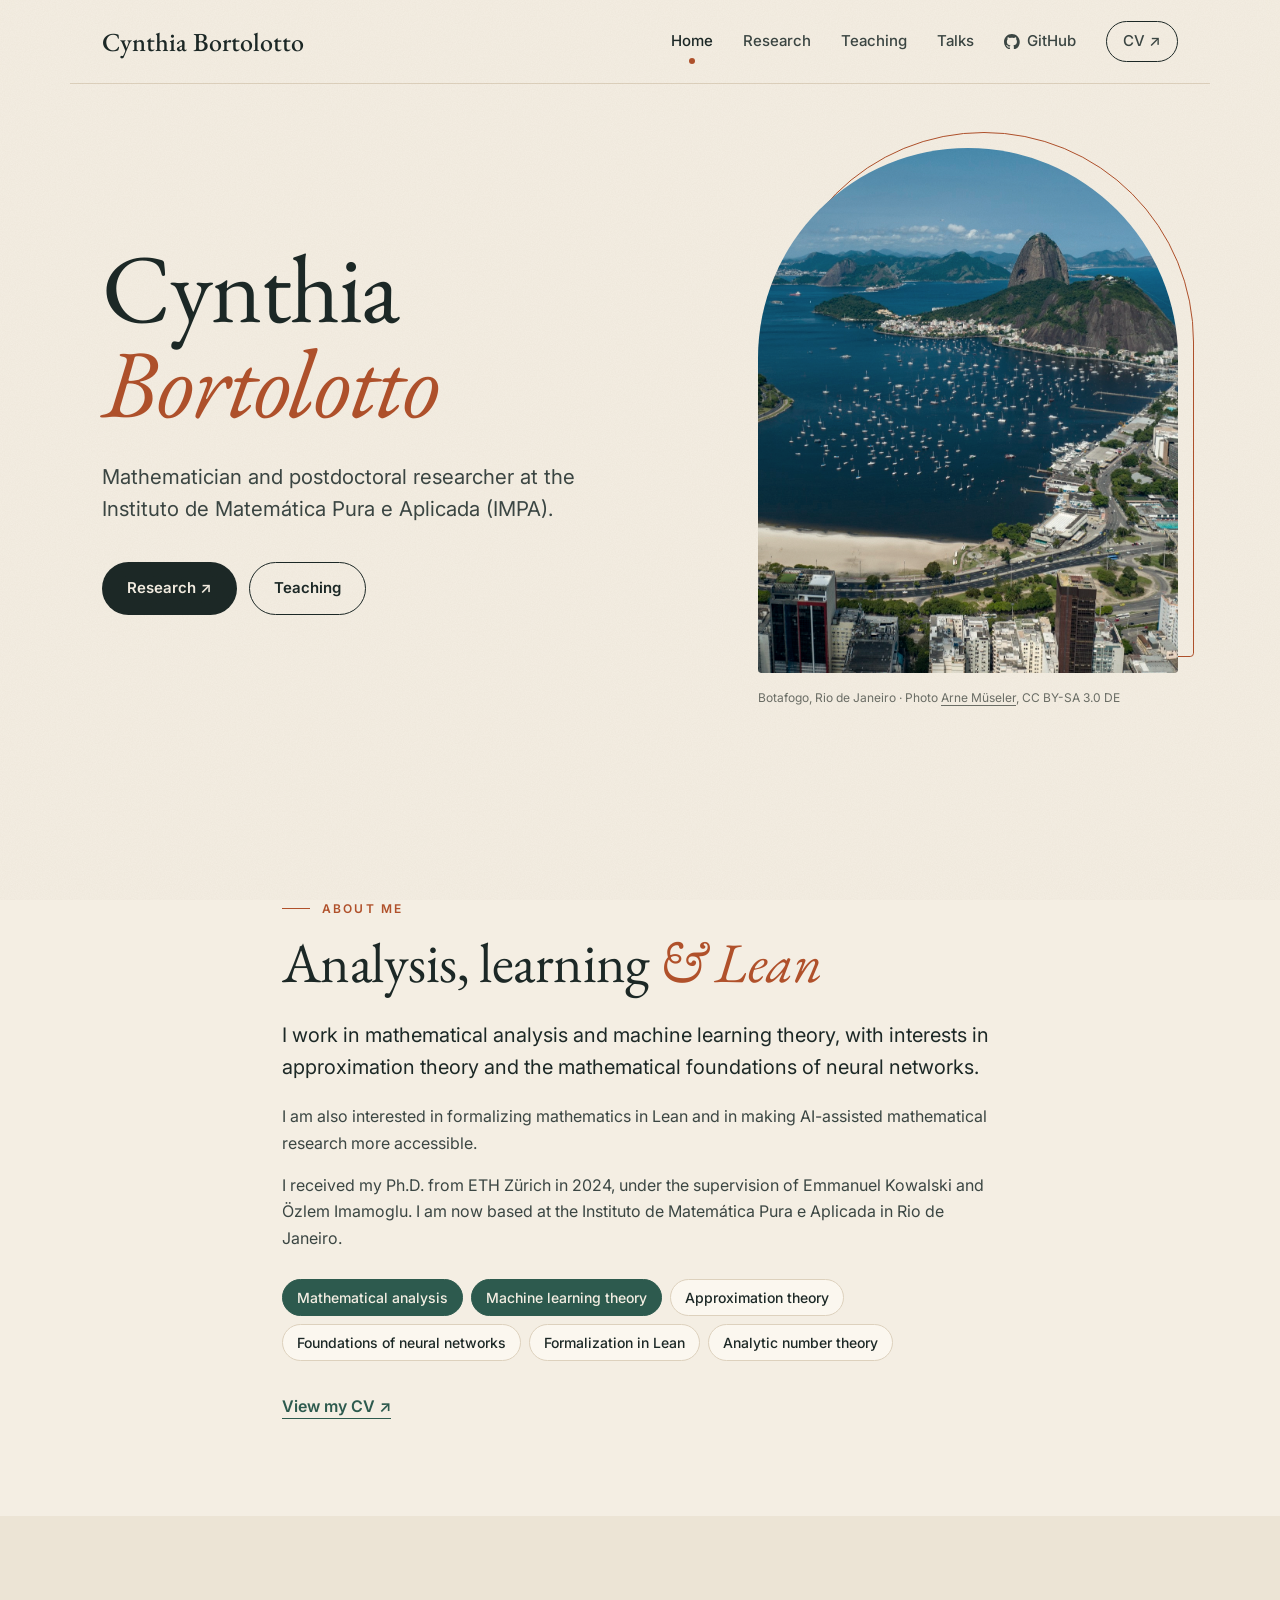
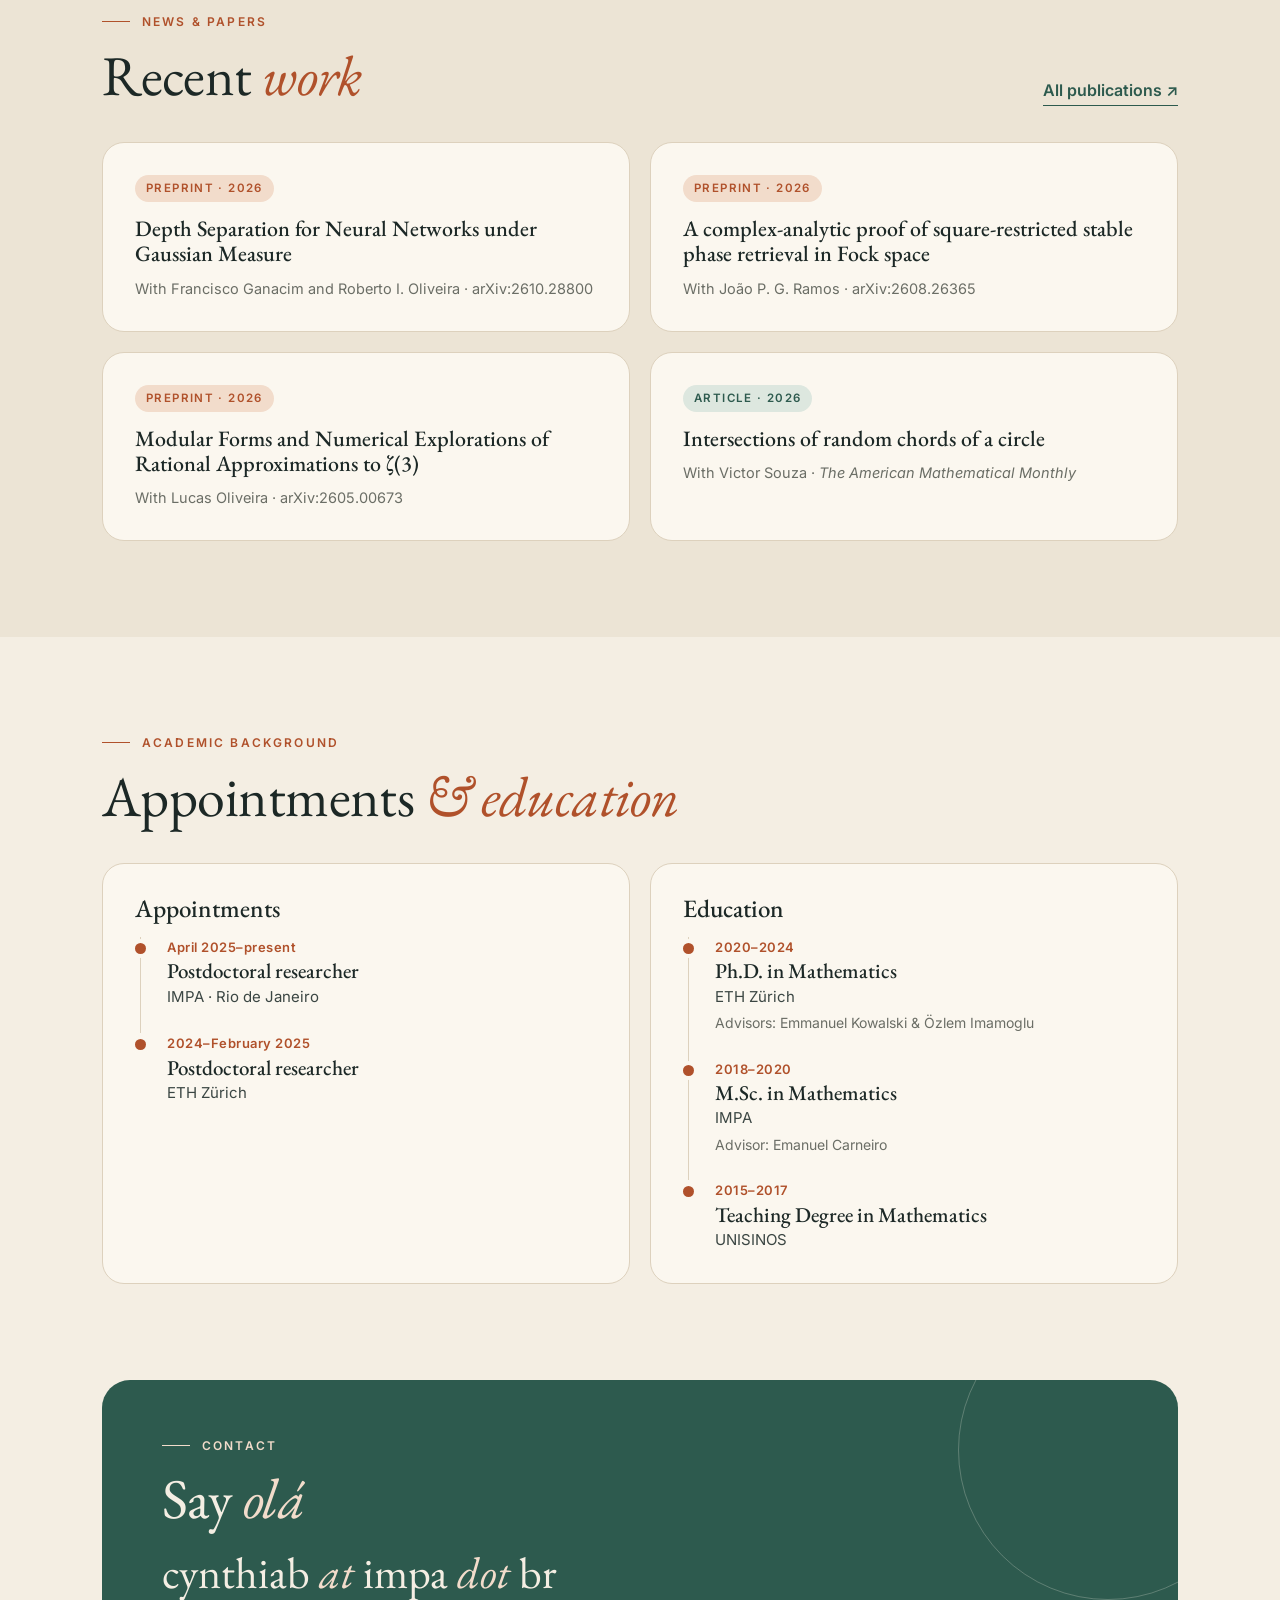
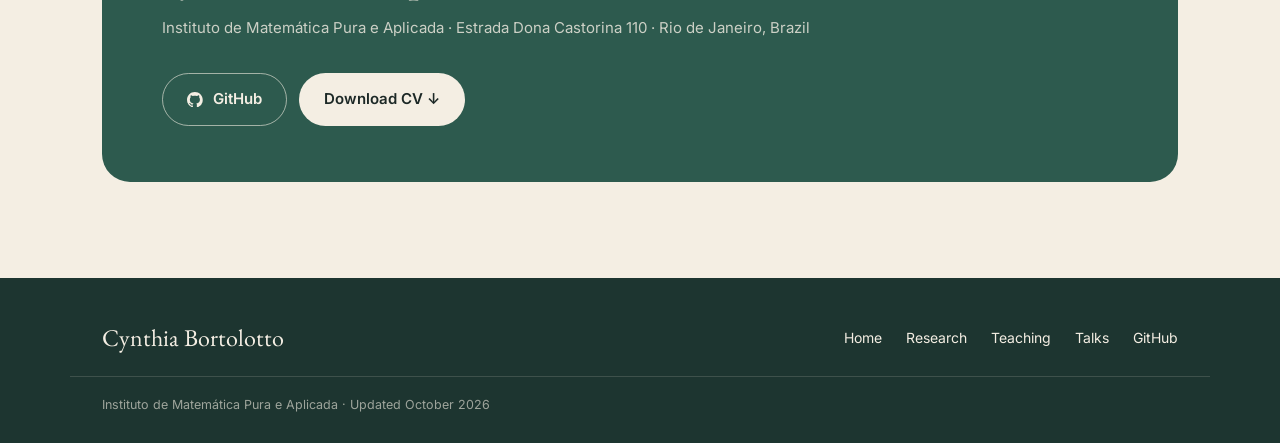
<file: index.html>
<!doctype html>
<html lang="en">
<head>
  <meta charset="utf-8">
  <meta name="viewport" content="width=device-width, initial-scale=1">
  <meta name="description" content="Cynthia Bortolotto is a mathematician and postdoctoral researcher at IMPA, working in analysis, machine learning theory, and formalization in Lean.">
  <meta name="theme-color" content="#f4eee3">
  <meta property="og:type" content="website">
  <meta property="og:title" content="Cynthia Bortolotto · Mathematics · IMPA">
  <meta property="og:description" content="Cynthia Bortolotto is a mathematician and postdoctoral researcher at IMPA, working in analysis, machine learning theory, and formalization in Lean.">
  <meta property="og:image" content="https://cynthiabort.github.io/assets/photos/rio-small.jpg">
  <link rel="canonical" href="https://cynthiabort.github.io/">
  <link rel="icon" href="favicon.svg" type="image/svg+xml">
  <link rel="preconnect" href="https://fonts.googleapis.com">
  <link rel="preconnect" href="https://fonts.gstatic.com" crossorigin>
  <link rel="stylesheet" href="https://fonts.googleapis.com/css2?family=EB+Garamond:ital,wght@0,400;0,500;0,600;1,400;1,500&family=Inter:wght@400;500;600;700&display=swap">
  <link rel="stylesheet" href="styles.css">
  <script src="script.js" defer></script>
  <title>Cynthia Bortolotto · Mathematics · IMPA</title>
</head>
<body>
  <a class="skip-link" href="#main">Skip to main content</a>
  <header class="site-header">
    <div class="container header-inner">
      <a class="brand" href="index.html" aria-label="Cynthia Bortolotto, home"><span class="brand-name">Cynthia Bortolotto</span><span class="brand-short" aria-hidden="true">C. Bortolotto</span></a>
      <nav class="site-nav" aria-label="Main navigation">
        <a href="index.html" aria-current="page">Home</a>
        <a href="research.html">Research</a>
        <a href="teaching.html">Teaching</a>
        <a href="talks.html">Talks</a>
        <a class="nav-gh" href="https://github.com/cynthiabort"><svg class="gh-icon" viewBox="0 0 16 16" aria-hidden="true"><path fill="currentColor" d="M8 0C3.58 0 0 3.58 0 8c0 3.54 2.29 6.53 5.47 7.59.4.07.55-.17.55-.38 0-.19-.01-.82-.01-1.49-2.01.37-2.53-.49-2.69-.94-.09-.23-.48-.94-.82-1.13-.28-.15-.68-.52-.01-.53.63-.01 1.08.58 1.23.82.72 1.21 1.87.87 2.33.66.07-.52.28-.87.51-1.07-1.78-.2-3.64-.89-3.64-3.95 0-.87.31-1.59.82-2.15-.08-.2-.36-1.02.08-2.12 0 0 .67-.21 2.2.82.64-.18 1.32-.27 2-.27.68 0 1.36.09 2 .27 1.53-1.04 2.2-.82 2.2-.82.44 1.1.16 1.92.08 2.12.51.56.82 1.27.82 2.15 0 3.07-1.87 3.75-3.65 3.95.29.25.54.73.54 1.48 0 1.07-.01 1.93-.01 2.2 0 .21.15.46.55.38A8.013 8.013 0 0016 8c0-4.42-3.58-8-8-8z"/></svg><span>GitHub</span></a>
        <a class="nav-cv" href="cv.pdf">CV ↗</a>
      </nav>
    </div>
  </header>
  <main id="main">

    <section class="hero" aria-labelledby="name">
      <div class="container hero-grid">
        <div class="hero-text">
          <h1 id="name">Cynthia <em>Bortolotto</em></h1>
          <p class="lead">Mathematician and postdoctoral researcher at the Instituto de Matemática Pura e Aplicada (IMPA).</p>
          <div class="hero-actions">
            <a class="btn btn--dark" href="research.html">Research ↗</a>
            <a class="btn btn--line" href="teaching.html">Teaching</a>
          </div>
        </div>
        <figure class="arch">
          <div class="arch-frame">
            <img src="assets/photos/rio.jpg" alt="Botafogo Bay and Sugarloaf Mountain, Rio de Janeiro" style="object-position: 62% 50%" width="2400" height="1350">
          </div>
          <figcaption>Botafogo, Rio de Janeiro · Photo <a href="https://commons.wikimedia.org/wiki/File:P%C3%A3o_de_A%C3%A7ucar_-_Sugarloaf_Mountain_-_Zuckerhut_-_Botafago.jpg">Arne Müseler</a>, CC BY-SA 3.0 DE</figcaption>
        </figure>
      </div>
    </section>

    <!-- ABOUT: edit the biography here. -->
    <section class="section" aria-labelledby="about-title">
      <div class="container about">
        <div class="about-text">
          <span class="eyebrow">About me</span>
          <h2 id="about-title">Analysis, learning <em>&amp; Lean</em></h2>
          <p class="lead">I work in mathematical analysis and machine learning theory, with interests in approximation theory and the mathematical foundations of neural networks.</p>
          <p>I am also interested in formalizing mathematics in Lean and in making AI-assisted mathematical research more accessible.</p>
          <p>I received my Ph.D. from ETH Zürich in 2024, under the supervision of Emmanuel Kowalski and Özlem Imamoglu. I am now based at the Instituto de Matemática Pura e Aplicada in Rio de Janeiro.</p>
          <ul class="chips" aria-label="Research interests">
            <li>Mathematical analysis</li>
            <li>Machine learning theory</li>
            <li>Approximation theory</li>
            <li>Foundations of neural networks</li>
            <li>Formalization in Lean</li>
            <li>Analytic number theory</li>
          </ul>
          <a class="arrow-link" href="cv.pdf">View my CV ↗</a>
        </div>
      </div>
    </section>

    <!-- RECENT WORK: the four newest papers (keep it at four). The full list is in research.html. -->
    <section class="section section--tint" aria-labelledby="recent-title">
      <div class="container">
        <span class="eyebrow">News &amp; papers</span>
        <div class="section-head"><h2 id="recent-title">Recent <em>work</em></h2><a class="arrow-link" href="research.html#papers">All publications ↗</a></div>
        <div class="card-grid">
          <article class="card update"><span class="tag tag--preprint">Preprint · 2026</span><h3><a href="https://arxiv.org/abs/2610.28800">Depth Separation for Neural Networks under Gaussian Measure</a></h3><p>With Francisco Ganacim and Roberto I. Oliveira · arXiv:2610.28800</p></article>
          <article class="card update"><span class="tag tag--preprint">Preprint · 2026</span><h3><a href="https://arxiv.org/abs/2608.26365">A complex-analytic proof of square-restricted stable phase retrieval in Fock space</a></h3><p>With João P. G. Ramos · arXiv:2608.26365</p></article>
          <article class="card update"><span class="tag tag--preprint">Preprint · 2026</span><h3><a href="https://arxiv.org/abs/2605.00673">Modular Forms and Numerical Explorations of Rational Approximations to ζ(3)</a></h3><p>With Lucas Oliveira · arXiv:2605.00673</p></article>
          <article class="card update"><span class="tag">Article · 2026</span><h3><a href="https://doi.org/10.1080/00029890.2026.2662833">Intersections of random chords of a circle</a></h3><p>With Victor Souza · <cite>The American Mathematical Monthly</cite></p></article>
        </div>
      </div>
    </section>

    <section class="section" aria-labelledby="background-title">
      <div class="container">
        <span class="eyebrow">Academic background</span>
        <h2 id="background-title">Appointments <em>&amp; education</em></h2>
        <div class="timeline-grid">
          <div class="card"><h3>Appointments</h3><dl class="timeline">
            <div><dt>April 2025–present</dt><dd><strong>Postdoctoral researcher</strong><span>IMPA · Rio de Janeiro</span></dd></div>
            <div><dt>2024–February 2025</dt><dd><strong>Postdoctoral researcher</strong><span>ETH Zürich</span></dd></div>
          </dl></div>
          <div class="card"><h3>Education</h3><dl class="timeline">
            <div><dt>2020–2024</dt><dd><strong>Ph.D. in Mathematics</strong><span>ETH Zürich</span><p>Advisors: Emmanuel Kowalski &amp; Özlem Imamoglu</p></dd></div>
            <div><dt>2018–2020</dt><dd><strong>M.Sc. in Mathematics</strong><span>IMPA</span><p>Advisor: Emanuel Carneiro</p></dd></div>
            <div><dt>2015–2017</dt><dd><strong>Teaching Degree in Mathematics</strong><span>UNISINOS</span></dd></div>
          </dl></div>
        </div>
      </div>
    </section>

    <section class="section" id="contact" aria-labelledby="contact-title">
      <div class="container">
        <div class="contact-panel">
          <div>
            <span class="eyebrow eyebrow--light">Contact</span>
            <h2 id="contact-title">Say <em>olá</em></h2>
            <span class="email">cynthiab <span class="at">at</span> impa <span class="at">dot</span> br</span>
            <p>Instituto de Matemática Pura e Aplicada · Estrada Dona Castorina 110 · Rio de Janeiro, Brazil</p>
          </div>
          <div class="contact-actions">
            <a class="btn btn--cream-line" href="https://github.com/cynthiabort"><svg class="gh-icon" viewBox="0 0 16 16" aria-hidden="true"><path fill="currentColor" d="M8 0C3.58 0 0 3.58 0 8c0 3.54 2.29 6.53 5.47 7.59.4.07.55-.17.55-.38 0-.19-.01-.82-.01-1.49-2.01.37-2.53-.49-2.69-.94-.09-.23-.48-.94-.82-1.13-.28-.15-.68-.52-.01-.53.63-.01 1.08.58 1.23.82.72 1.21 1.87.87 2.33.66.07-.52.28-.87.51-1.07-1.78-.2-3.64-.89-3.64-3.95 0-.87.31-1.59.82-2.15-.08-.2-.36-1.02.08-2.12 0 0 .67-.21 2.2.82.64-.18 1.32-.27 2-.27.68 0 1.36.09 2 .27 1.53-1.04 2.2-.82 2.2-.82.44 1.1.16 1.92.08 2.12.51.56.82 1.27.82 2.15 0 3.07-1.87 3.75-3.65 3.95.29.25.54.73.54 1.48 0 1.07-.01 1.93-.01 2.2 0 .21.15.46.55.38A8.013 8.013 0 0016 8c0-4.42-3.58-8-8-8z"/></svg> GitHub</a>
            <a class="btn btn--cream" href="cv.pdf">Download CV ↓</a>
          </div>
        </div>
      </div>
    </section>
  </main>
  <footer class="site-footer">
    <div class="container footer-inner">
      <p class="footer-name">Cynthia Bortolotto</p>
      <nav class="footer-links" aria-label="Footer navigation"><a href="index.html">Home</a><a href="research.html">Research</a><a href="teaching.html">Teaching</a><a href="talks.html">Talks</a><a href="https://github.com/cynthiabort">GitHub</a></nav>
    </div>
    <div class="container footer-note"><p>Instituto de Matemática Pura e Aplicada · Updated October 2026</p></div>
  </footer>
</body>
</html>
</file>
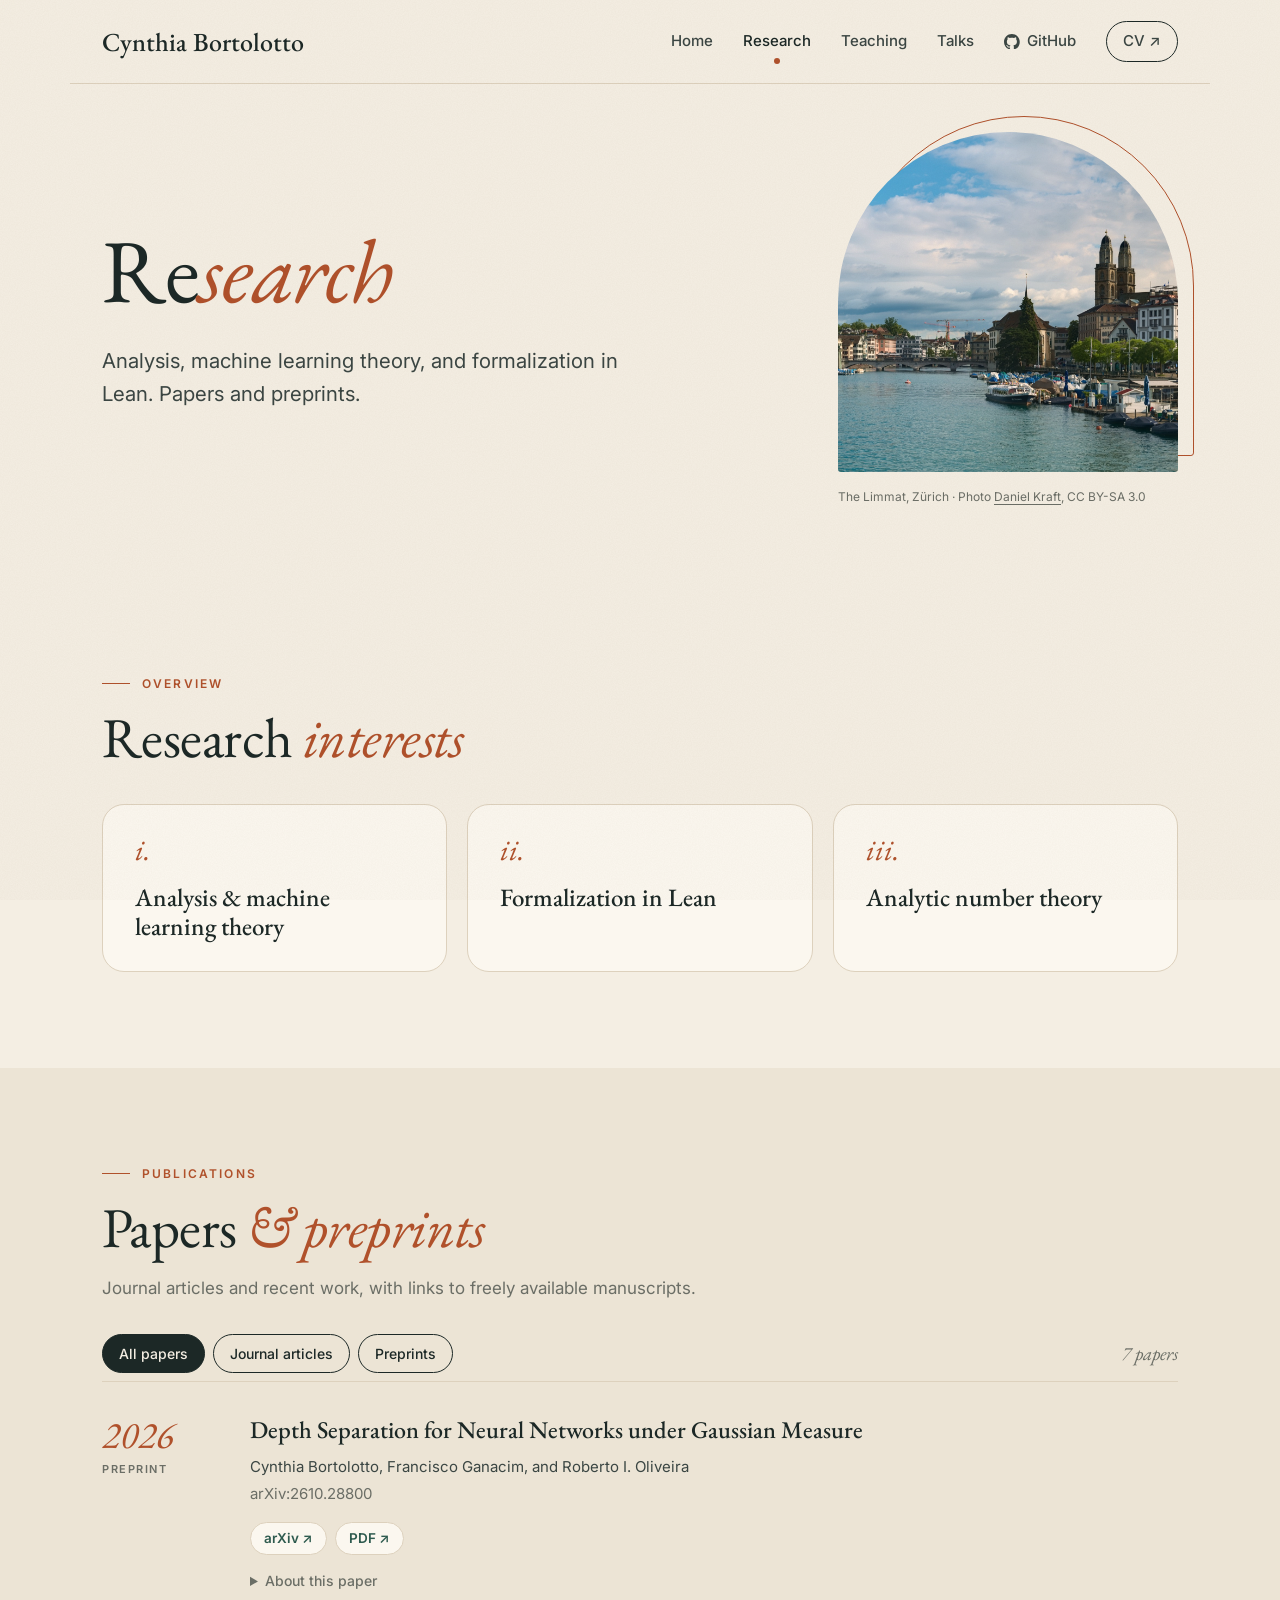
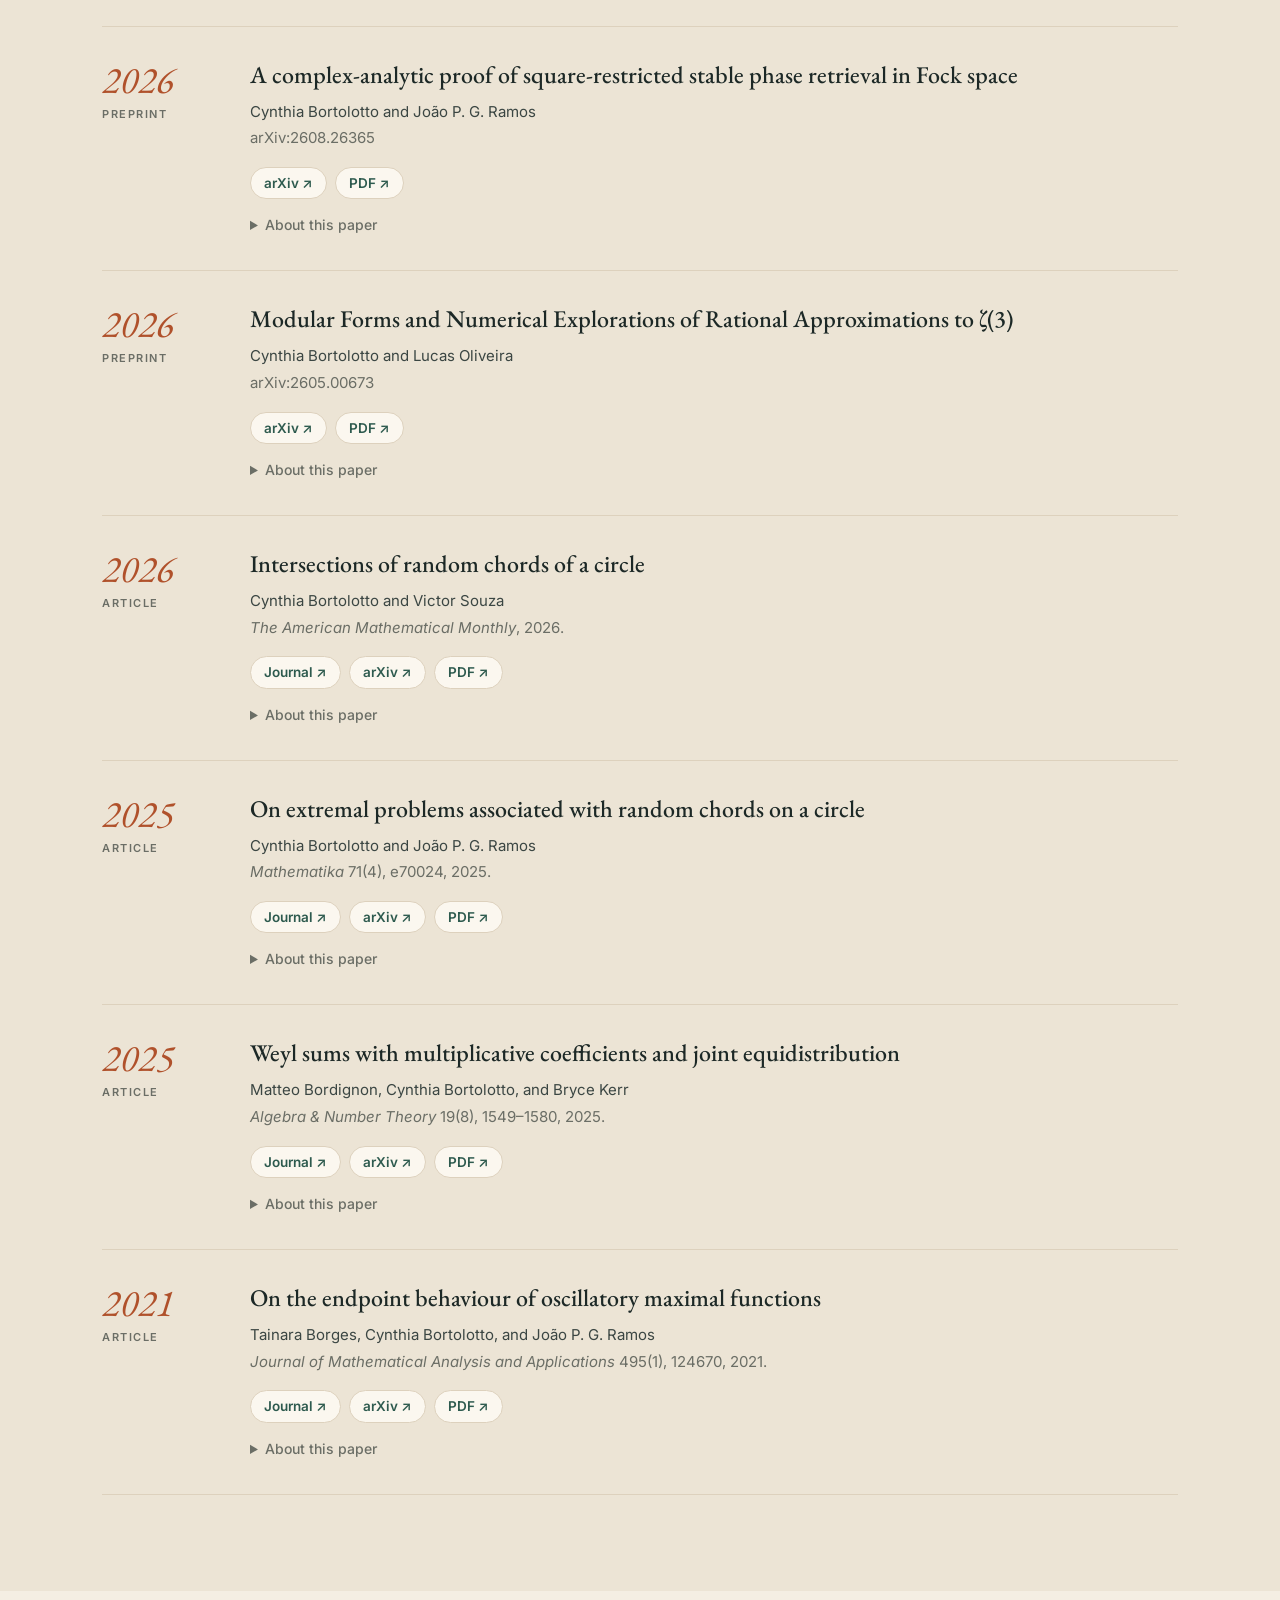
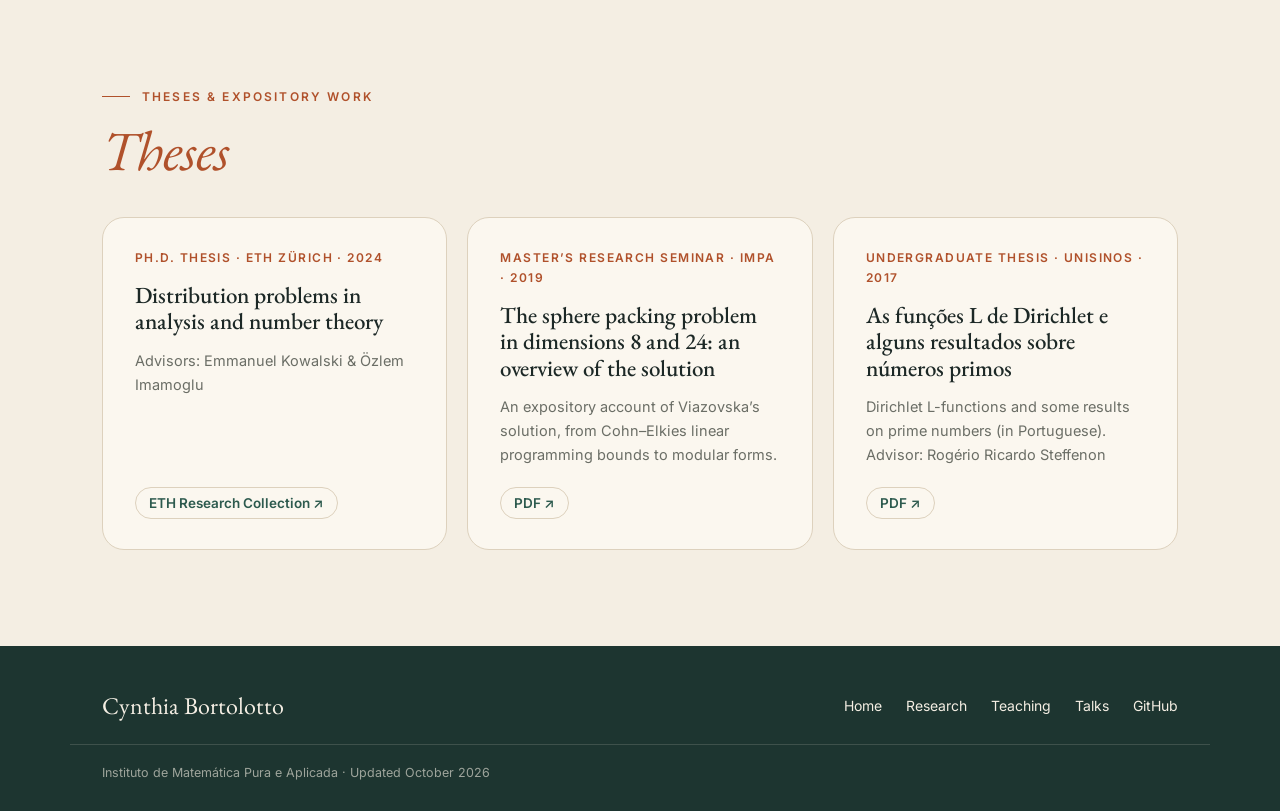
<file: research.html>
<!doctype html>
<html lang="en">
<head>
  <meta charset="utf-8">
  <meta name="viewport" content="width=device-width, initial-scale=1">
  <meta name="description" content="Papers and preprints by Cynthia Bortolotto.">
  <meta name="theme-color" content="#f4eee3">
  <meta property="og:type" content="website">
  <meta property="og:title" content="Research · Cynthia Bortolotto">
  <meta property="og:description" content="Papers and preprints by Cynthia Bortolotto.">
  <meta property="og:image" content="https://cynthiabort.github.io/assets/photos/rio-small.jpg">
  <link rel="canonical" href="https://cynthiabort.github.io/research.html">
  <link rel="icon" href="favicon.svg" type="image/svg+xml">
  <link rel="preconnect" href="https://fonts.googleapis.com">
  <link rel="preconnect" href="https://fonts.gstatic.com" crossorigin>
  <link rel="stylesheet" href="https://fonts.googleapis.com/css2?family=EB+Garamond:ital,wght@0,400;0,500;0,600;1,400;1,500&family=Inter:wght@400;500;600;700&display=swap">
  <link rel="stylesheet" href="styles.css">
  <script src="script.js" defer></script>
  <title>Research · Cynthia Bortolotto</title>
</head>
<body>
  <a class="skip-link" href="#main">Skip to main content</a>
  <header class="site-header">
    <div class="container header-inner">
      <a class="brand" href="index.html" aria-label="Cynthia Bortolotto, home"><span class="brand-name">Cynthia Bortolotto</span><span class="brand-short" aria-hidden="true">C. Bortolotto</span></a>
      <nav class="site-nav" aria-label="Main navigation">
        <a href="index.html">Home</a>
        <a href="research.html" aria-current="page">Research</a>
        <a href="teaching.html">Teaching</a>
        <a href="talks.html">Talks</a>
        <a class="nav-gh" href="https://github.com/cynthiabort"><svg class="gh-icon" viewBox="0 0 16 16" aria-hidden="true"><path fill="currentColor" d="M8 0C3.58 0 0 3.58 0 8c0 3.54 2.29 6.53 5.47 7.59.4.07.55-.17.55-.38 0-.19-.01-.82-.01-1.49-2.01.37-2.53-.49-2.69-.94-.09-.23-.48-.94-.82-1.13-.28-.15-.68-.52-.01-.53.63-.01 1.08.58 1.23.82.72 1.21 1.87.87 2.33.66.07-.52.28-.87.51-1.07-1.78-.2-3.64-.89-3.64-3.95 0-.87.31-1.59.82-2.15-.08-.2-.36-1.02.08-2.12 0 0 .67-.21 2.2.82.64-.18 1.32-.27 2-.27.68 0 1.36.09 2 .27 1.53-1.04 2.2-.82 2.2-.82.44 1.1.16 1.92.08 2.12.51.56.82 1.27.82 2.15 0 3.07-1.87 3.75-3.65 3.95.29.25.54.73.54 1.48 0 1.07-.01 1.93-.01 2.2 0 .21.15.46.55.38A8.013 8.013 0 0016 8c0-4.42-3.58-8-8-8z"/></svg><span>GitHub</span></a>
        <a class="nav-cv" href="cv.pdf">CV ↗</a>
      </nav>
    </div>
  </header>
  <main id="main">

    <section class="hero hero--page" aria-labelledby="page-title">
      <div class="container hero-grid">
        <div class="hero-text">
          <h1 id="page-title">Re<em>search</em></h1>
          <p class="lead">Analysis, machine learning theory, and formalization in Lean. Papers and preprints.</p>
        </div>
        <figure class="arch">
          <div class="arch-frame">
            <img src="assets/photos/zurich.jpg" alt="The Limmat river in Zürich, with the Grossmünster" style="object-position: 72% 50%" width="2400" height="1350">
          </div>
          <figcaption>The Limmat, Zürich · Photo <a href="https://commons.wikimedia.org/wiki/File:Z%C3%BCrich_view_Quaibr%C3%BCcke_20200702.jpg">Daniel Kraft</a>, CC BY-SA 3.0</figcaption>
        </figure>
      </div>
    </section>

    <section class="section" aria-labelledby="interests-title">
      <div class="container">
        <span class="eyebrow">Overview</span>
        <h2 id="interests-title">Research <em>interests</em></h2>
        <div class="card-grid card-grid--3 roman">
          <div class="card"><h3>Analysis &amp; machine learning theory</h3></div>
          <div class="card"><h3>Formalization in Lean</h3></div>
          <div class="card"><h3>Analytic number theory</h3></div>
        </div>
      </div>
    </section>

    <!-- PAPERS: duplicate an article to add a paper. Use data-kind="journal" or "preprint". -->
    <section class="section section--tint" id="papers" aria-labelledby="papers-title">
      <div class="container">
        <span class="eyebrow">Publications</span>
        <h2 id="papers-title">Papers <em>&amp; preprints</em></h2>
        <p class="section-intro">Journal articles and recent work, with links to freely available manuscripts.</p>
        <div class="paper-tools" hidden>
          <div class="filters" role="group" aria-label="Filter papers by publication type">
            <button type="button" data-filter="all" aria-pressed="true">All papers</button>
            <button type="button" data-filter="journal" aria-pressed="false">Journal articles</button>
            <button type="button" data-filter="preprint" aria-pressed="false">Preprints</button>
          </div>
          <p id="paper-count" role="status" aria-live="polite"></p>
        </div>
        <div class="paper-list">
          <article class="paper" data-kind="preprint" id="paper-depth">
            <div class="paper-year">2026<span class="paper-type">Preprint</span></div>
            <div class="paper-content">
              <h3>Depth Separation for Neural Networks under Gaussian Measure</h3>
              <p class="authors">Cynthia Bortolotto, Francisco Ganacim, and Roberto I. Oliveira</p>
              <p class="venue">arXiv:2610.28800</p>
              <div class="paper-links"><a href="https://arxiv.org/abs/2610.28800">arXiv <span aria-hidden="true">↗</span></a><a href="https://arxiv.org/pdf/2610.28800" aria-label="PDF of the depth separation paper">PDF <span aria-hidden="true">↗</span></a></div>
              <details><summary>About this paper</summary><p>A radial function under the standard Gaussian measure that depth-3 ReLU networks of polynomial size approximate well, but depth-2 networks with bounded weights only at exponential size. The key tool is a lower bound for functions with substantial mass in high Hermite frequencies. All results are verified in Lean 4.</p></details>
            </div>
          </article>
          <article class="paper" data-kind="preprint" id="paper-fock">
            <div class="paper-year">2026<span class="paper-type">Preprint</span></div>
            <div class="paper-content">
              <h3>A complex-analytic proof of square-restricted stable phase retrieval in Fock space</h3>
              <p class="authors">Cynthia Bortolotto and João P. G. Ramos</p>
              <p class="venue">arXiv:2608.26365</p>
              <div class="paper-links"><a href="https://arxiv.org/abs/2608.26365">arXiv <span aria-hidden="true">↗</span></a><a href="https://arxiv.org/pdf/2608.26365" aria-label="PDF of the phase retrieval paper">PDF <span aria-hidden="true">↗</span></a></div>
              <details><summary>About this paper</summary><p>A complex-analytic approach to local stability near the Gaussian in Fock space. The proof is also verified in Lean with assistance from large language models.</p></details>
            </div>
          </article>
          <article class="paper" data-kind="preprint" id="paper-zeta">
            <div class="paper-year">2026<span class="paper-type">Preprint</span></div>
            <div class="paper-content">
              <h3>Modular Forms and Numerical Explorations of Rational Approximations to ζ(3)</h3>
              <p class="authors">Cynthia Bortolotto and Lucas Oliveira</p>
              <p class="venue">arXiv:2605.00673</p>
              <div class="paper-links"><a href="https://arxiv.org/abs/2605.00673">arXiv <span aria-hidden="true">↗</span></a><a href="https://arxiv.org/pdf/2605.00673" aria-label="PDF of the rational approximations paper">PDF <span aria-hidden="true">↗</span></a></div>
              <details><summary>About this paper</summary><p>We investigate a family of auxiliary modular forms in Beukers’ irrationality argument for ζ(3), and explore related constructions for other genus-zero Fricke groups.</p></details>
            </div>
          </article>
          <article class="paper" data-kind="journal" id="paper-chords">
            <div class="paper-year">2026<span class="paper-type">Article</span></div>
            <div class="paper-content">
              <h3>Intersections of random chords of a circle</h3>
              <p class="authors">Cynthia Bortolotto and Victor Souza</p>
              <p class="venue"><cite>The American Mathematical Monthly</cite>, 2026.</p>
              <div class="paper-links"><a href="https://doi.org/10.1080/00029890.2026.2662833">Journal <span aria-hidden="true">↗</span></a><a href="https://arxiv.org/abs/2504.12866">arXiv <span aria-hidden="true">↗</span></a><a href="https://arxiv.org/pdf/2504.12866" aria-label="PDF of the intersections of random chords paper">PDF <span aria-hidden="true">↗</span></a></div>
              <details><summary>About this paper</summary><p>We study where random chords intersect, connecting the geometry of regular polygons with a result of Karamata and the Bertrand paradox.</p></details>
            </div>
          </article>
          <article class="paper" data-kind="journal" id="paper-extremal">
            <div class="paper-year">2025<span class="paper-type">Article</span></div>
            <div class="paper-content">
              <h3>On extremal problems associated with random chords on a circle</h3>
              <p class="authors">Cynthia Bortolotto and João P. G. Ramos</p>
              <p class="venue"><cite>Mathematika</cite> 71(4), e70024, 2025.</p>
              <div class="paper-links"><a href="https://doi.org/10.1112/mtk.70024">Journal <span aria-hidden="true">↗</span></a><a href="https://arxiv.org/abs/2406.06771">arXiv <span aria-hidden="true">↗</span></a><a href="https://arxiv.org/pdf/2406.06771" aria-label="PDF of the extremal problems paper">PDF <span aria-hidden="true">↗</span></a></div>
              <details><summary>About this paper</summary><p>Extremal questions about the probability that two random chords intersect inside a smaller concentric circle, as the distribution of their endpoints varies.</p></details>
            </div>
          </article>
          <article class="paper" data-kind="journal" id="paper-weyl">
            <div class="paper-year">2025<span class="paper-type">Article</span></div>
            <div class="paper-content">
              <h3>Weyl sums with multiplicative coefficients and joint equidistribution</h3>
              <p class="authors">Matteo Bordignon, Cynthia Bortolotto, and Bryce Kerr</p>
              <p class="venue"><cite>Algebra &amp; Number Theory</cite> 19(8), 1549–1580, 2025.</p>
              <div class="paper-links"><a href="https://doi.org/10.2140/ant.2025.19.1549">Journal <span aria-hidden="true">↗</span></a><a href="https://arxiv.org/abs/2303.03768">arXiv <span aria-hidden="true">↗</span></a><a href="https://arxiv.org/pdf/2303.03768" aria-label="PDF of the Weyl sums paper">PDF <span aria-hidden="true">↗</span></a></div>
              <details><summary>About this paper</summary><p>Bounds for Weyl sums with multiplicative weights, with applications to joint equidistribution of polynomial values and congruence roots, and to mixed character sums.</p></details>
            </div>
          </article>
          <article class="paper" data-kind="journal" id="paper-maximal">
            <div class="paper-year">2021<span class="paper-type">Article</span></div>
            <div class="paper-content">
              <h3>On the endpoint behaviour of oscillatory maximal functions</h3>
              <p class="authors">Tainara Borges, Cynthia Bortolotto, and João P. G. Ramos</p>
              <p class="venue"><cite>Journal of Mathematical Analysis and Applications</cite> 495(1), 124670, 2021.</p>
              <div class="paper-links"><a href="https://doi.org/10.1016/j.jmaa.2020.124670">Journal <span aria-hidden="true">↗</span></a><a href="https://arxiv.org/abs/2001.11546">arXiv <span aria-hidden="true">↗</span></a><a href="https://arxiv.org/pdf/2001.11546" aria-label="PDF of the oscillatory maximal functions paper">PDF <span aria-hidden="true">↗</span></a></div>
              <details><summary>About this paper</summary><p>Endpoint boundedness questions for oscillatory maximal operators, including counterexamples in L¹ and positive results for spaces with additional regularity.</p></details>
            </div>
          </article>
        </div>
      </div>
    </section>

    <!-- THESES: newest first. -->
    <section class="section" id="theses" aria-labelledby="theses-title">
      <div class="container">
        <span class="eyebrow">Theses &amp; expository work</span>
        <h2 id="theses-title"><em>Theses</em></h2>
        <div class="card-grid card-grid--3 theses">
          <article class="card thesis">
            <span class="thesis-meta">Ph.D. thesis · ETH Zürich · 2024</span>
            <h3>Distribution problems in analysis and number theory</h3>
            <p>Advisors: Emmanuel Kowalski &amp; Özlem Imamoglu</p>
            <div class="paper-links"><a href="https://doi.org/10.3929/ethz-b-000674909">ETH Research Collection ↗</a></div>
          </article>
          <article class="card thesis">
            <span class="thesis-meta">Master’s research seminar · IMPA · 2019</span>
            <h3>The sphere packing problem in dimensions 8 and 24: an overview of the solution</h3>
            <p>An expository account of Viazovska’s solution, from Cohn–Elkies linear programming bounds to modular forms.</p>
            <div class="paper-links"><a href="assets/docs/bortolotto-sphere-packing-2019.pdf">PDF ↗</a></div>
          </article>
          <article class="card thesis">
            <span class="thesis-meta">Undergraduate thesis · UNISINOS · 2017</span>
            <h3 lang="pt">As funções L de Dirichlet e alguns resultados sobre números primos</h3>
            <p>Dirichlet L-functions and some results on prime numbers (in Portuguese). Advisor: Rogério Ricardo Steffenon</p>
            <div class="paper-links"><a href="assets/docs/bortolotto-tcc-unisinos-2017.pdf">PDF ↗</a></div>
          </article>
        </div>
      </div>
    </section>
  </main>
  <footer class="site-footer">
    <div class="container footer-inner">
      <p class="footer-name">Cynthia Bortolotto</p>
      <nav class="footer-links" aria-label="Footer navigation"><a href="index.html">Home</a><a href="research.html">Research</a><a href="teaching.html">Teaching</a><a href="talks.html">Talks</a><a href="https://github.com/cynthiabort">GitHub</a></nav>
    </div>
    <div class="container footer-note"><p>Instituto de Matemática Pura e Aplicada · Updated October 2026</p></div>
  </footer>
</body>
</html>
</file>
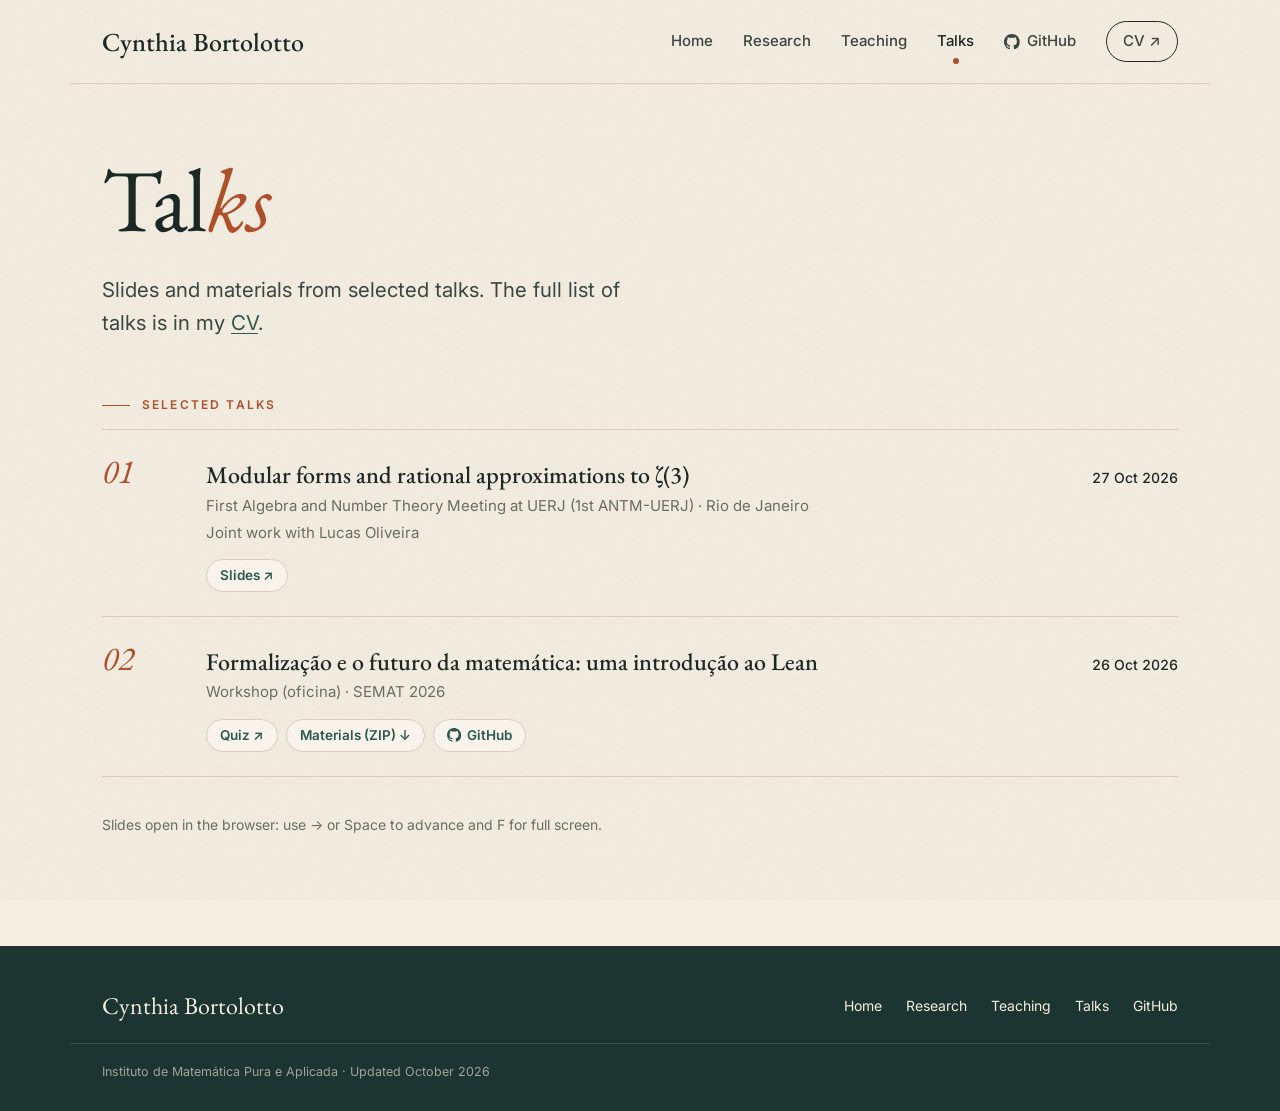
<file: talks.html>
<!doctype html>
<html lang="en">
<head>
  <meta charset="utf-8">
  <meta name="viewport" content="width=device-width, initial-scale=1">
  <meta name="description" content="Talks by Cynthia Bortolotto, with slides.">
  <meta name="theme-color" content="#f4eee3">
  <meta property="og:type" content="website">
  <meta property="og:title" content="Talks · Cynthia Bortolotto">
  <meta property="og:description" content="Talks by Cynthia Bortolotto, with slides.">
  <meta property="og:image" content="https://cynthiabort.github.io/assets/photos/rio-small.jpg">
  <link rel="canonical" href="https://cynthiabort.github.io/talks.html">
  <link rel="icon" href="favicon.svg" type="image/svg+xml">
  <link rel="preconnect" href="https://fonts.googleapis.com">
  <link rel="preconnect" href="https://fonts.gstatic.com" crossorigin>
  <link rel="stylesheet" href="https://fonts.googleapis.com/css2?family=EB+Garamond:ital,wght@0,400;0,500;0,600;1,400;1,500&family=Inter:wght@400;500;600;700&display=swap">
  <link rel="stylesheet" href="styles.css">
  <script src="script.js" defer></script>
  <title>Talks · Cynthia Bortolotto</title>
</head>
<body>
  <a class="skip-link" href="#main">Skip to main content</a>
  <header class="site-header">
    <div class="container header-inner">
      <a class="brand" href="index.html" aria-label="Cynthia Bortolotto, home"><span class="brand-name">Cynthia Bortolotto</span><span class="brand-short" aria-hidden="true">C. Bortolotto</span></a>
      <nav class="site-nav" aria-label="Main navigation">
        <a href="index.html">Home</a>
        <a href="research.html">Research</a>
        <a href="teaching.html">Teaching</a>
        <a href="talks.html" aria-current="page">Talks</a>
        <a class="nav-gh" href="https://github.com/cynthiabort"><svg class="gh-icon" viewBox="0 0 16 16" aria-hidden="true"><path fill="currentColor" d="M8 0C3.58 0 0 3.58 0 8c0 3.54 2.29 6.53 5.47 7.59.4.07.55-.17.55-.38 0-.19-.01-.82-.01-1.49-2.01.37-2.53-.49-2.69-.94-.09-.23-.48-.94-.82-1.13-.28-.15-.68-.52-.01-.53.63-.01 1.08.58 1.23.82.72 1.21 1.87.87 2.33.66.07-.52.28-.87.51-1.07-1.78-.2-3.64-.89-3.64-3.95 0-.87.31-1.59.82-2.15-.08-.2-.36-1.02.08-2.12 0 0 .67-.21 2.2.82.64-.18 1.32-.27 2-.27.68 0 1.36.09 2 .27 1.53-1.04 2.2-.82 2.2-.82.44 1.1.16 1.92.08 2.12.51.56.82 1.27.82 2.15 0 3.07-1.87 3.75-3.65 3.95.29.25.54.73.54 1.48 0 1.07-.01 1.93-.01 2.2 0 .21.15.46.55.38A8.013 8.013 0 0016 8c0-4.42-3.58-8-8-8z"/></svg><span>GitHub</span></a>
        <a class="nav-cv" href="cv.pdf">CV ↗</a>
      </nav>
    </div>
  </header>
  <main id="main">

    <section class="hero hero--page hero--plain" aria-labelledby="page-title">
      <div class="container">
        <h1 id="page-title">Tal<em>ks</em></h1>
        <p class="lead">Slides and materials from selected talks. The full list of talks is in my <a href="cv.pdf">CV</a>.</p>
      </div>
    </section>

    <!-- TALKS: newest first. Slides live in talks/. Copy an <li> to add a talk. -->
    <section class="section section--talks" aria-labelledby="talks-title">
      <div class="container">
        <span class="eyebrow">Selected talks</span>
        <h2 id="talks-title" class="visually-hidden">Selected talks</h2>
        <ol class="numbered talks-list">
          <li>
            <div>
              <h3>Modular forms and rational approximations to ζ(3)</h3>
              <p>First Algebra and Number Theory Meeting at UERJ (1st ANTM-UERJ) · Rio de Janeiro</p>
              <p>Joint work with Lucas Oliveira</p>
              <div class="paper-links"><a href="talks/uerj-2026.html">Slides ↗</a></div>
            </div>
            <time class="when" datetime="2026-10-27">27 Oct 2026</time>
          </li>
          <li>
            <div>
              <h3 lang="pt">Formalização e o futuro da matemática: uma introdução ao Lean</h3>
              <p>Workshop (oficina) · SEMAT 2026</p>
              <div class="paper-links"><a href="semat-2026/quiz.html">Quiz ↗</a><a href="https://github.com/cynthiabort/SEMAT-Lean-2026/archive/refs/heads/main.zip">Materials (ZIP) ↓</a><a href="https://github.com/cynthiabort/SEMAT-Lean-2026"><svg class="gh-icon" viewBox="0 0 16 16" aria-hidden="true"><path fill="currentColor" d="M8 0C3.58 0 0 3.58 0 8c0 3.54 2.29 6.53 5.47 7.59.4.07.55-.17.55-.38 0-.19-.01-.82-.01-1.49-2.01.37-2.53-.49-2.69-.94-.09-.23-.48-.94-.82-1.13-.28-.15-.68-.52-.01-.53.63-.01 1.08.58 1.23.82.72 1.21 1.87.87 2.33.66.07-.52.28-.87.51-1.07-1.78-.2-3.64-.89-3.64-3.95 0-.87.31-1.59.82-2.15-.08-.2-.36-1.02.08-2.12 0 0 .67-.21 2.2.82.64-.18 1.32-.27 2-.27.68 0 1.36.09 2 .27 1.53-1.04 2.2-.82 2.2-.82.44 1.1.16 1.92.08 2.12.51.56.82 1.27.82 2.15 0 3.07-1.87 3.75-3.65 3.95.29.25.54.73.54 1.48 0 1.07-.01 1.93-.01 2.2 0 .21.15.46.55.38A8.013 8.013 0 0016 8c0-4.42-3.58-8-8-8z"/></svg> GitHub</a></div>
            </div>
            <time class="when" datetime="2026-10-26">26 Oct 2026</time>
          </li>
        </ol>
        <p class="talks-hint">Slides open in the browser: use → or Space to advance and F for full screen.</p>
      </div>
    </section>
  </main>
  <footer class="site-footer">
    <div class="container footer-inner">
      <p class="footer-name">Cynthia Bortolotto</p>
      <nav class="footer-links" aria-label="Footer navigation"><a href="index.html">Home</a><a href="research.html">Research</a><a href="teaching.html">Teaching</a><a href="talks.html">Talks</a><a href="https://github.com/cynthiabort">GitHub</a></nav>
    </div>
    <div class="container footer-note"><p>Instituto de Matemática Pura e Aplicada · Updated October 2026</p></div>
  </footer>
</body>
</html>
</file>
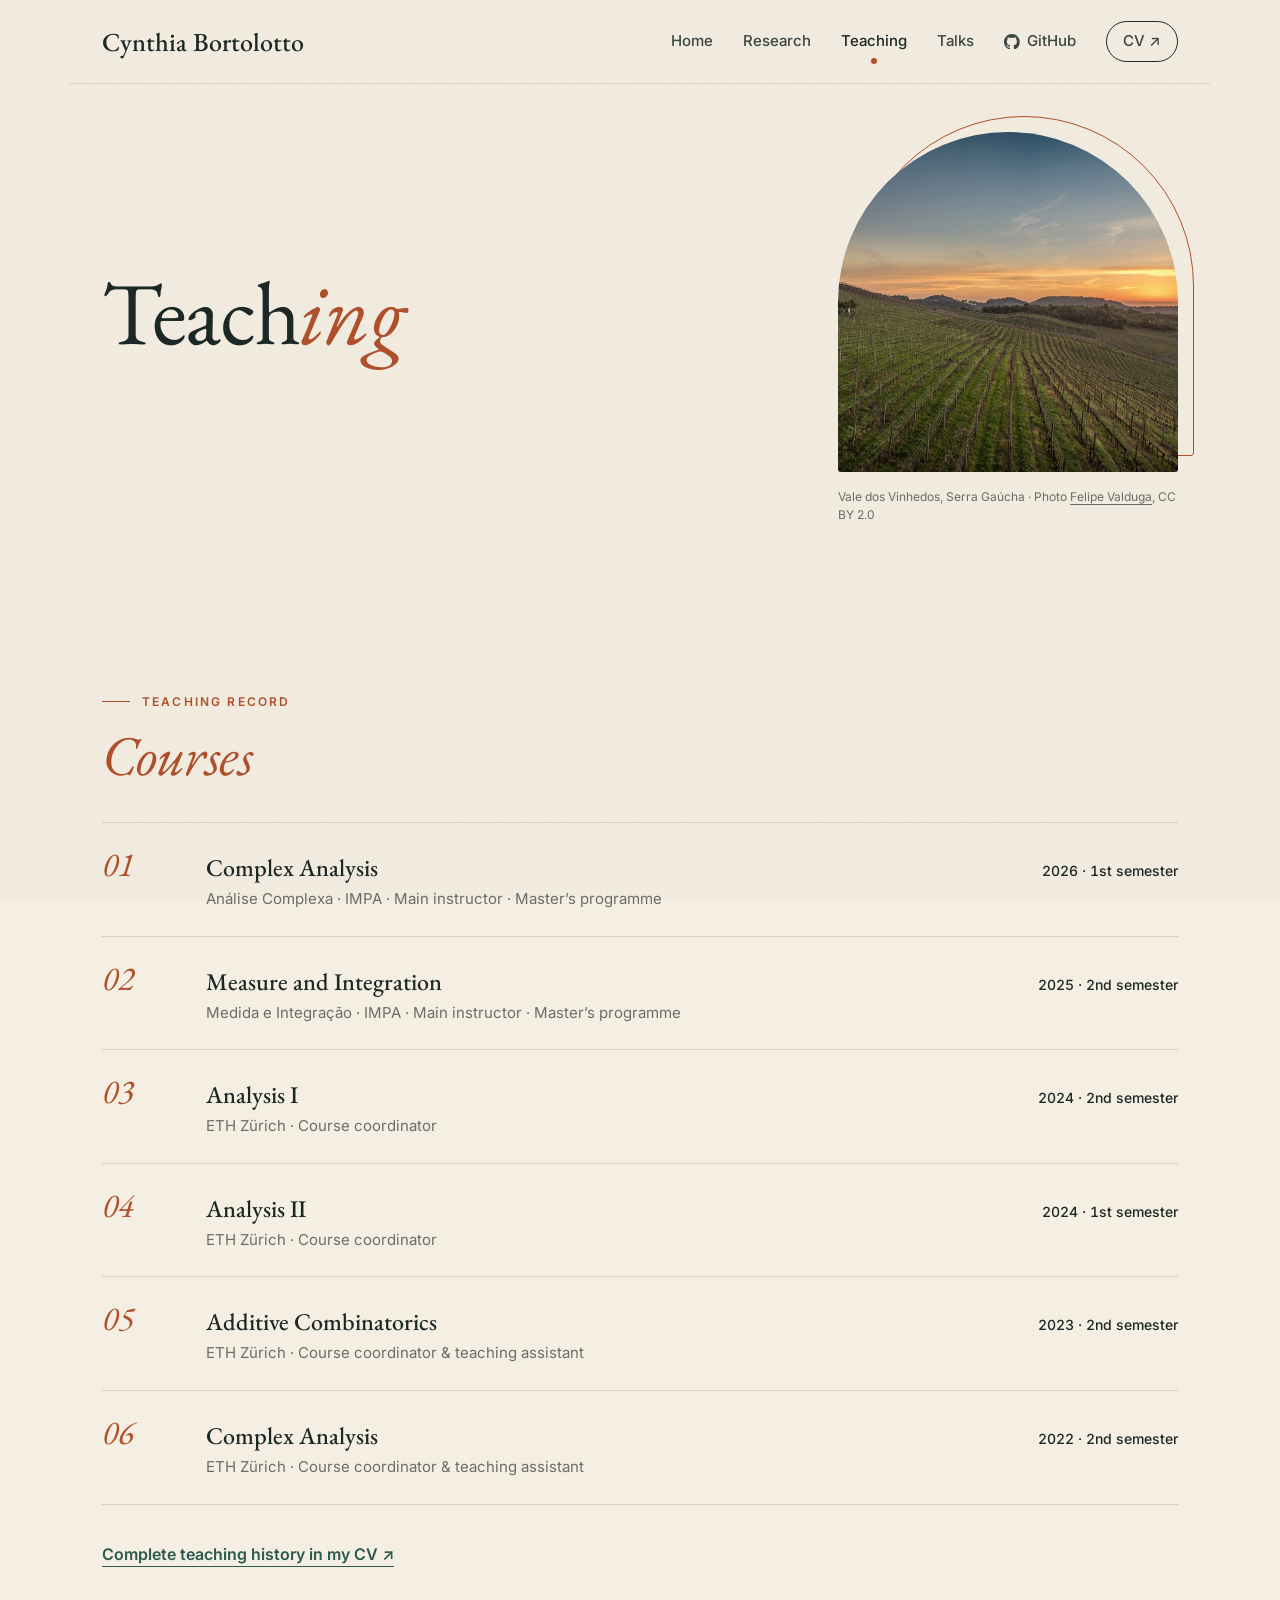
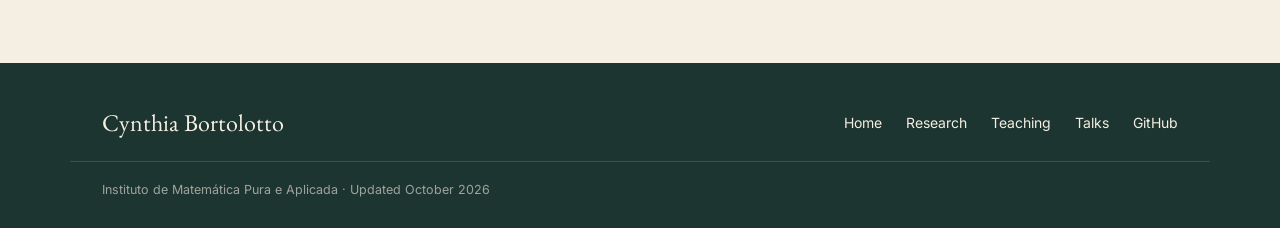
<file: teaching.html>
<!doctype html>
<html lang="en">
<head>
  <meta charset="utf-8">
  <meta name="viewport" content="width=device-width, initial-scale=1">
  <meta name="description" content="Courses taught by Cynthia Bortolotto at IMPA and ETH Zürich.">
  <meta name="theme-color" content="#f4eee3">
  <meta property="og:type" content="website">
  <meta property="og:title" content="Teaching · Cynthia Bortolotto">
  <meta property="og:description" content="Courses taught by Cynthia Bortolotto at IMPA and ETH Zürich.">
  <meta property="og:image" content="https://cynthiabort.github.io/assets/photos/rio-small.jpg">
  <link rel="canonical" href="https://cynthiabort.github.io/teaching.html">
  <link rel="icon" href="favicon.svg" type="image/svg+xml">
  <link rel="preconnect" href="https://fonts.googleapis.com">
  <link rel="preconnect" href="https://fonts.gstatic.com" crossorigin>
  <link rel="stylesheet" href="https://fonts.googleapis.com/css2?family=EB+Garamond:ital,wght@0,400;0,500;0,600;1,400;1,500&family=Inter:wght@400;500;600;700&display=swap">
  <link rel="stylesheet" href="styles.css">
  <script src="script.js" defer></script>
  <title>Teaching · Cynthia Bortolotto</title>
</head>
<body>
  <a class="skip-link" href="#main">Skip to main content</a>
  <header class="site-header">
    <div class="container header-inner">
      <a class="brand" href="index.html" aria-label="Cynthia Bortolotto, home"><span class="brand-name">Cynthia Bortolotto</span><span class="brand-short" aria-hidden="true">C. Bortolotto</span></a>
      <nav class="site-nav" aria-label="Main navigation">
        <a href="index.html">Home</a>
        <a href="research.html">Research</a>
        <a href="teaching.html" aria-current="page">Teaching</a>
        <a href="talks.html">Talks</a>
        <a class="nav-gh" href="https://github.com/cynthiabort"><svg class="gh-icon" viewBox="0 0 16 16" aria-hidden="true"><path fill="currentColor" d="M8 0C3.58 0 0 3.58 0 8c0 3.54 2.29 6.53 5.47 7.59.4.07.55-.17.55-.38 0-.19-.01-.82-.01-1.49-2.01.37-2.53-.49-2.69-.94-.09-.23-.48-.94-.82-1.13-.28-.15-.68-.52-.01-.53.63-.01 1.08.58 1.23.82.72 1.21 1.87.87 2.33.66.07-.52.28-.87.51-1.07-1.78-.2-3.64-.89-3.64-3.95 0-.87.31-1.59.82-2.15-.08-.2-.36-1.02.08-2.12 0 0 .67-.21 2.2.82.64-.18 1.32-.27 2-.27.68 0 1.36.09 2 .27 1.53-1.04 2.2-.82 2.2-.82.44 1.1.16 1.92.08 2.12.51.56.82 1.27.82 2.15 0 3.07-1.87 3.75-3.65 3.95.29.25.54.73.54 1.48 0 1.07-.01 1.93-.01 2.2 0 .21.15.46.55.38A8.013 8.013 0 0016 8c0-4.42-3.58-8-8-8z"/></svg><span>GitHub</span></a>
        <a class="nav-cv" href="cv.pdf">CV ↗</a>
      </nav>
    </div>
  </header>
  <main id="main">

    <section class="hero hero--page" aria-labelledby="page-title">
      <div class="container hero-grid">
        <div class="hero-text">
          <h1 id="page-title">Teach<em>ing</em></h1>
        </div>
        <figure class="arch">
          <div class="arch-frame">
            <img src="assets/photos/serra-gaucha.jpg" alt="Vineyards at sunset in Vale dos Vinhedos, Serra Gaúcha" style="object-position: 58% 50%" width="2400" height="1350">
          </div>
          <figcaption>Vale dos Vinhedos, Serra Gaúcha · Photo <a href="https://commons.wikimedia.org/wiki/File:Panorama_from_Hotel_Spa_do_Vinho_in_Vale_dos_Vinhedos_Bento_Gon%C3%A7alves.jpg">Felipe Valduga</a>, CC BY 2.0</figcaption>
        </figure>
      </div>
    </section>



    <!-- TEACHING: newest first. Copy an <li> to add a course. -->
    <section class="section" aria-labelledby="teaching-title">
      <div class="container">
        <span class="eyebrow">Teaching record</span>
        <h2 id="teaching-title"><em>Courses</em></h2>
        <ol class="numbered">
          <li><div><h3>Complex Analysis</h3><p>Análise Complexa · IMPA · Main instructor · Master’s programme</p></div><span class="when">2026 · 1st semester</span></li>
          <li><div><h3>Measure and Integration</h3><p>Medida e Integração · IMPA · Main instructor · Master’s programme</p></div><span class="when">2025 · 2nd semester</span></li>
          <li><div><h3>Analysis I</h3><p>ETH Zürich · Course coordinator</p></div><span class="when">2024 · 2nd semester</span></li>
          <li><div><h3>Analysis II</h3><p>ETH Zürich · Course coordinator</p></div><span class="when">2024 · 1st semester</span></li>
          <li><div><h3>Additive Combinatorics</h3><p>ETH Zürich · Course coordinator &amp; teaching assistant</p></div><span class="when">2023 · 2nd semester</span></li>
          <li><div><h3>Complex Analysis</h3><p>ETH Zürich · Course coordinator &amp; teaching assistant</p></div><span class="when">2022 · 2nd semester</span></li>
        </ol>
        <a class="arrow-link" href="cv.pdf">Complete teaching history in my CV ↗</a>
      </div>
    </section>
  </main>
  <footer class="site-footer">
    <div class="container footer-inner">
      <p class="footer-name">Cynthia Bortolotto</p>
      <nav class="footer-links" aria-label="Footer navigation"><a href="index.html">Home</a><a href="research.html">Research</a><a href="teaching.html">Teaching</a><a href="talks.html">Talks</a><a href="https://github.com/cynthiabort">GitHub</a></nav>
    </div>
    <div class="container footer-note"><p>Instituto de Matemática Pura e Aplicada · Updated October 2026</p></div>
  </footer>
</body>
</html>
</file>
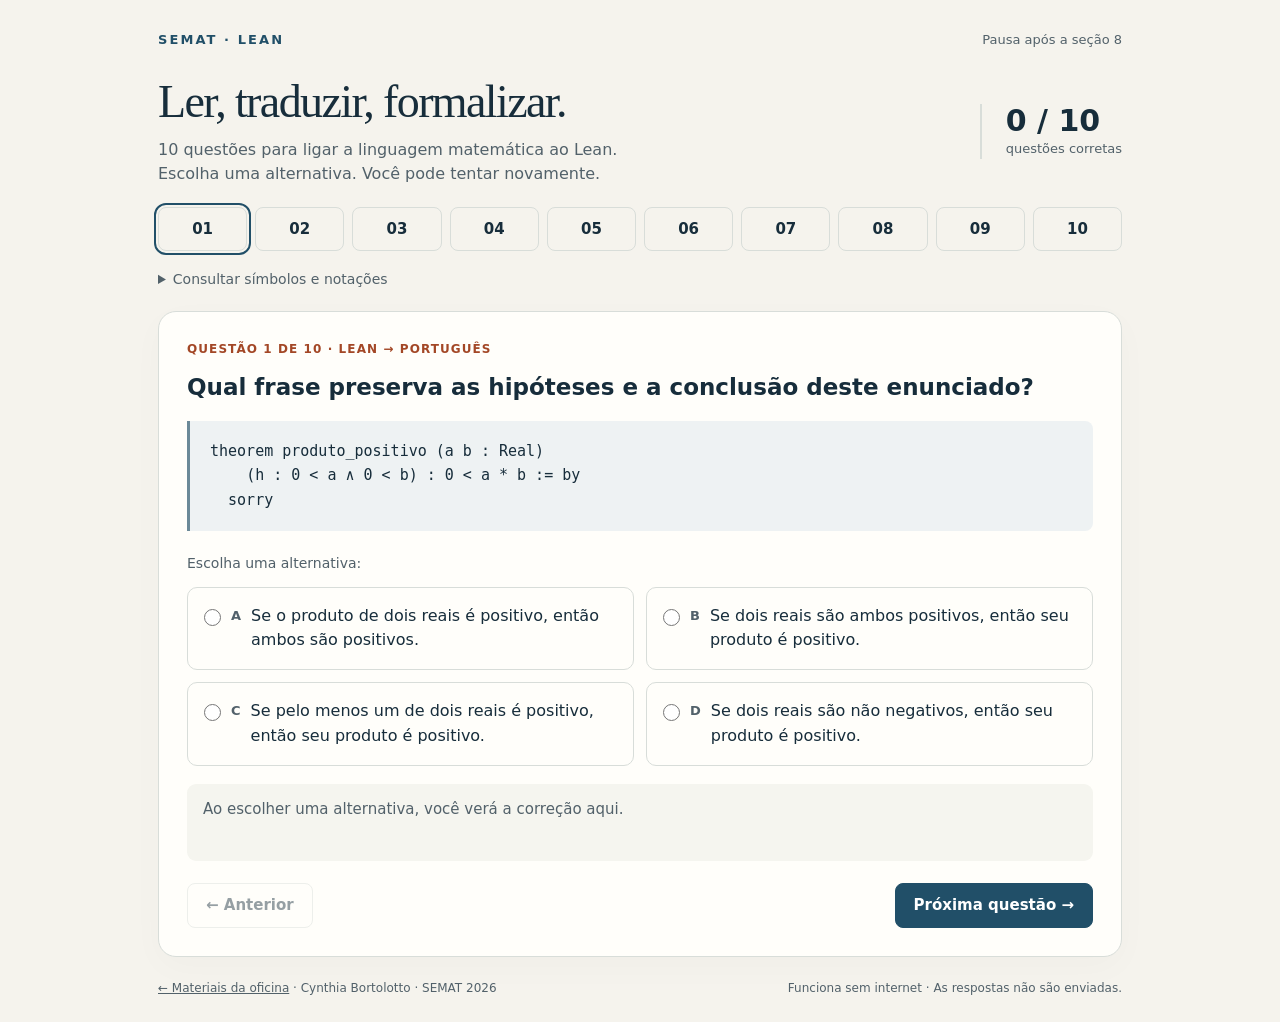
<file: semat-2026/quiz.html>
<!doctype html>
<html lang="pt-BR">
<head>
  <meta charset="utf-8">
  <meta name="viewport" content="width=device-width, initial-scale=1">
  <meta name="color-scheme" content="light">
  <title>Ler, traduzir, formalizar · SEMAT Lean</title>
  <link rel="icon" href="../favicon.svg" type="image/svg+xml">
  <style>
    :root {
      --fundo: #f5f3ed;
      --papel: #fffefa;
      --texto: #172d3b;
      --secundario: #52616a;
      --linha: #d8ddd9;
      --azul: #214f68;
      --verde: #176039;
      --verde-claro: #edf8ef;
      --vermelho: #a42b30;
      --vermelho-claro: #fff0ed;
      --destaque: #a34726;
    }
    * { box-sizing: border-box; }
    [hidden] { display: none !important; }
    body { margin: 0; color: var(--texto); background: var(--fundo); font: 17px/1.55 system-ui, -apple-system, BlinkMacSystemFont, "Segoe UI", sans-serif; }
    button, input { font: inherit; }
    button { cursor: pointer; }
    button:disabled { cursor: default; opacity: .45; }
    :focus-visible { outline: 3px solid #2578ac; outline-offset: 4px; }
    .pagina { max-width: 1020px; margin: 0 auto; padding: 30px 28px 24px; }
    .identidade { display: flex; justify-content: space-between; align-items: center; gap: 16px; color: var(--secundario); font-size: 13px; }
    .marca { color: var(--azul); font-weight: 800; letter-spacing: .16em; }
    .abertura { display: flex; justify-content: space-between; align-items: center; gap: 28px; margin: 26px 0 20px; }
    h1 { font: 500 clamp(32px, 4.5vw, 46px)/1.12 Georgia, "Times New Roman", serif; letter-spacing: -.035em; margin: 0 0 10px; }
    .introducao { margin: 0; color: var(--secundario); font-size: 16px; }
    .placar { flex-shrink: 0; border-left: 2px solid var(--linha); padding-left: 24px; }
    .placar strong { display: block; font-size: 30px; line-height: 1.15; font-weight: 650; }
    .placar span { display: block; font-size: 13px; color: var(--secundario); }
    .navegacao { display: flex; gap: 8px; margin-bottom: 18px; }
    .numero { flex: 1; min-width: 0; min-height: 44px; border: 1px solid var(--linha); border-radius: 8px; background: transparent; color: var(--texto); font-size: 15px; font-weight: 650; }
    .numero[aria-current="step"] { outline: 2px solid var(--azul); outline-offset: 2px; }
    .numero.correta { color: var(--verde); border-color: #77aa86; background: var(--verde-claro); }
    .numero.incorreta { color: var(--vermelho); border-color: #d48e8a; background: var(--vermelho-claro); }
    .simbolos { color: var(--secundario); font-size: 14px; margin-bottom: 20px; }
    .simbolos summary { width: fit-content; cursor: pointer; }
    .simbolos p { margin: 8px 0 0; max-width: 80ch; }
    code, pre { font-family: "SFMono-Regular", Consolas, "DejaVu Sans Mono", monospace; }
    .cartao { background: var(--papel); border: 1px solid var(--linha); border-radius: 18px; padding: 28px; box-shadow: 0 10px 35px #172d3b06; }
    .etiqueta { margin: 0 0 12px; font-size: 12px; font-weight: 750; text-transform: uppercase; letter-spacing: .09em; color: var(--destaque); }
    h2 { font-size: 23px; font-weight: 600; line-height: 1.4; margin: 0 0 18px; }
    h2:focus { outline: none; }
    pre { font-size: 15px; line-height: 1.65; white-space: pre-wrap; overflow-wrap: anywhere; margin: 0; }
    .enunciado-lean { background: #eef2f3; border-left: 3px solid #6b8998; padding: 18px 20px; border-radius: 0 8px 8px 0; margin-bottom: 22px; }
    fieldset { padding: 0; margin: 0; border: 0; min-width: 0; }
    legend { font-size: 14px; color: var(--secundario); margin-bottom: 12px; padding: 0; }
    .alternativas { display: grid; grid-template-columns: 1fr 1fr; gap: 12px; }
    .alternativa { display: flex; align-items: flex-start; gap: 10px; padding: 16px; min-height: 74px; border: 1px solid var(--linha); border-radius: 10px; cursor: pointer; transition: background .12s, border-color .12s; }
    .alternativa:hover { border-color: var(--azul); background: #f4f7f7; }
    .alternativa:has(input:focus-visible) { outline: 3px solid #2578ac; outline-offset: 3px; }
    .alternativa input { width: 17px; height: 17px; margin: 5px 0 0; flex-shrink: 0; accent-color: var(--azul); }
    .alternativa .letra { color: var(--secundario); font-size: 13px; font-weight: 750; padding-top: 2px; }
    .alternativa .conteudo { min-width: 0; font-size: 16px; }
    .alternativa code.conteudo { font-size: 14px; line-height: 1.65; white-space: pre-wrap; overflow-wrap: anywhere; }
    .alternativa.correta { border: 2px solid var(--verde); padding: 15px; background: var(--verde-claro); }
    .alternativa.incorreta { border: 2px solid var(--vermelho); padding: 15px; background: var(--vermelho-claro); }
    .alternativa.correta input { accent-color: var(--verde); }
    .alternativa.incorreta input { accent-color: var(--vermelho); }
    .retorno { margin: 18px 0 0; padding: 14px 16px; border-radius: 9px; font-size: 15px; min-height: 77px; color: var(--secundario); background: #f5f5ef; }
    .retorno strong { display: block; margin-bottom: 3px; }
    .retorno.correta { background: var(--verde-claro); color: var(--verde); }
    .retorno.incorreta { background: var(--vermelho-claro); color: var(--vermelho); }
    .acoes { display: flex; justify-content: space-between; align-items: center; gap: 14px; margin-top: 22px; }
    .botao { min-height: 44px; padding: 10px 18px; border-radius: 8px; border: 1px solid var(--linha); background: transparent; color: var(--texto); font-weight: 600; font-size: 15px; }
    .botao:hover:not(:disabled) { background: #edf1f2; }
    .botao.principal { background: var(--azul); border-color: var(--azul); color: white; }
    .botao.principal:hover { background: #163b50; }
    .resultado-numero { font-size: 56px; font-weight: 650; line-height: 1; margin: 22px 0 12px; letter-spacing: -.04em; }
    .resultado-texto { color: var(--secundario); }
    .resultado-lista { display: grid; grid-template-columns: 1fr 1fr; gap: 10px; margin: 24px 0; }
    .revisao { text-align: left; padding: 12px 14px; border-radius: 8px; border: 1px solid var(--linha); background: transparent; color: var(--texto); font-size: 14px; }
    .revisao.correta { background: var(--verde-claro); color: var(--verde); }
    .revisao.incorreta { background: var(--vermelho-claro); color: var(--vermelho); }
    footer { display: flex; justify-content: space-between; flex-wrap: wrap; gap: 8px; padding-top: 22px; color: var(--secundario); font-size: 12px; }
    noscript p { padding: 20px; background: var(--vermelho-claro); color: var(--vermelho); }
    @media (max-width: 700px) {
      body { font-size: 16px; }
      .pagina { padding: 22px 16px; }
      .identidade { font-size: 11px; }
      .abertura { align-items: flex-start; gap: 12px; }
      .placar { padding-left: 12px; margin-top: 5px; }
      .placar strong { font-size: 24px; }
      .placar span { font-size: 11px; }
      .introducao { font-size: 14px; }
      .navegacao { display: grid; grid-template-columns: repeat(5, 1fr); gap: 9px; }
      .cartao { padding: 20px 16px; border-radius: 12px; }
      h2 { font-size: 20px; }
      .alternativas, .resultado-lista { grid-template-columns: 1fr; }
      .enunciado-lean { padding: 14px; }
      .acoes { flex-wrap: wrap; }
      .botao { flex-grow: 1; }
    }
    @media (prefers-reduced-motion: reduce) { * { transition: none !important; } }
  </style>
</head>
<body>
  <div class="pagina">
    <header>
      <div class="identidade"><span class="marca">SEMAT · LEAN</span><span>Pausa após a seção 8</span></div>
      <div class="abertura">
        <div><h1>Ler, traduzir, formalizar.</h1><p class="introducao">10 questões para ligar a linguagem matemática ao Lean.<br>Escolha uma alternativa. Você pode tentar novamente.</p></div>
        <div class="placar" aria-label="Progresso"><strong id="placar">0 / 10</strong><span>questões corretas</span></div>
      </div>
      <nav id="navegacao" class="navegacao" aria-label="Ir para uma questão"></nav>
      <details class="simbolos">
        <summary>Consultar símbolos e notações</summary>
        <p><code>Nat</code>: naturais · <code>Real</code>: reais · <code>∀</code>: para todo · <code>∃</code>: existe · <code>∧</code>: e · <code>→</code>: implica, entre proposições · <code>≠</code>: diferente · <code>¬</code>: não · <code>|x|</code>: valor absoluto de x · <code>Set Nat</code>: conjuntos de naturais · <code>∈</code>: pertence · <code>∉</code>: não pertence · <code>⊆</code>: está contido em.</p>
        <p>Escolha a tradução direta, preservando os domínios, as hipóteses e a ordem dos quantificadores. Uma alternativa pode ser verdadeira e ainda expressar outra afirmação.</p>
        <p>Um argumento como <code>(n : Nat)</code> representa um natural qualquer. Nos trechos com <code>sorry</code>, o enunciado está escrito, mas a prova fica em aberto.</p>
      </details>
    </header>
    <noscript><p>Ative o JavaScript no navegador para escolher as respostas e receber a correção.</p></noscript>
    <main>
      <section id="questao" class="cartao" aria-labelledby="titulo-questao">
        <p id="etiqueta" class="etiqueta"></p>
        <h2 id="titulo-questao" tabindex="-1"></h2>
        <pre id="codigo-questao" class="enunciado-lean" hidden></pre>
        <fieldset aria-labelledby="titulo-questao legenda-opcoes">
          <legend id="legenda-opcoes">Escolha uma alternativa:</legend>
          <div id="alternativas" class="alternativas"></div>
        </fieldset>
        <div id="retorno" class="retorno" role="status" aria-live="polite" aria-atomic="true"></div>
        <div class="acoes"><button id="anterior" class="botao" type="button">← Anterior</button><button id="proxima" class="botao principal" type="button">Próxima questão →</button></div>
      </section>
      <section id="resultado" class="cartao" aria-labelledby="titulo-resultado" hidden>
        <p class="etiqueta">Sua leitura dos enunciados</p>
        <h2 id="titulo-resultado" tabindex="-1">Resultado da atividade</h2>
        <p id="resultado-numero" class="resultado-numero"></p>
        <p id="resultado-texto" class="resultado-texto"></p>
        <div id="resultado-lista" class="resultado-lista"></div>
        <div class="acoes"><button id="recomecar" class="botao" type="button">Recomeçar</button><button id="revisar" class="botao principal" type="button">Revisar questões</button></div>
      </section>
    </main>
    <footer><span><a href="../talks.html" style="color:inherit">← Materiais da oficina</a> · Cynthia Bortolotto · SEMAT 2026</span><span>Funciona sem internet · As respostas não são enviadas.</span></footer>
  </div>

  <script id="dados-questoes" type="application/json">
  [
  {
    "categoria": "Lean → Português",
    "enunciado": "Qual frase preserva as hipóteses e a conclusão deste enunciado?",
    "codigo": "theorem produto_positivo (a b : Real)\n    (h : 0 < a ∧ 0 < b) : 0 < a * b := by\n  sorry",
    "alternativas": [
      {
        "texto": "Se o produto de dois reais é positivo, então ambos são positivos.",
        "comentario": "Essa é a recíproca. O produto de −1 por −1 é positivo, embora os dois fatores sejam negativos."
      },
      {
        "texto": "Se dois reais são ambos positivos, então seu produto é positivo.",
        "comentario": "h reúne as duas hipóteses com ∧. A positividade do produto aparece depois, como conclusão.",
        "correta": true
      },
      {
        "texto": "Se pelo menos um de dois reais é positivo, então seu produto é positivo.",
        "comentario": "∧ exige as duas condições. Um fator positivo e outro negativo produzem um produto negativo."
      },
      {
        "texto": "Se dois reais são não negativos, então seu produto é positivo.",
        "comentario": "0 < a e 0 < b são condições estritas. Com um fator zero, o produto seria zero, não positivo."
      }
    ]
  },
  {
    "categoria": "Português → Lean",
    "enunciado": "“Para cada número real x, existe um número natural N maior que x.” Qual é a tradução direta, preservando os domínios e a ordem das escolhas?",
    "alternativas": [
      {
        "codigo": "∃ N : Nat, ∀ x : Real, x < N",
        "comentario": "Aqui um único N teria que superar todos os reais. Na frase, N pode depender do real x escolhido."
      },
      {
        "codigo": "∀ x : Real, ∃ N : Real, x < N",
        "comentario": "Essa afirmação também é verdadeira, mas permite uma cota real. A frase exige que N seja natural."
      },
      {
        "codigo": "∀ x : Real, ∃ N : Nat, x < N",
        "comentario": "Escolhemos x primeiro; depois, um natural N que pode depender de x. Lean interpreta N como real na comparação.",
        "correta": true
      },
      {
        "codigo": "∀ N : Nat, ∃ x : Real, x < N",
        "comentario": "Essa alternativa parte de um natural N e procura um real abaixo dele. A frase parte de um real e procura um natural acima."
      }
    ]
  },
  {
    "categoria": "Lean → Português",
    "enunciado": "O que esta definição expressa, e o que ela não demonstra por si só?",
    "codigo": "def LimitadaAcima (f : Nat → Real) : Prop :=\n  ∃ M : Real, ∀ n : Nat, f n ≤ M",
    "alternativas": [
      {
        "texto": "Dá nome à propriedade de existir uma mesma cota real para todos os valores de f, sem provar que f a satisfaz.",
        "comentario": "M é escolhido antes de n e serve para todos os índices. O def nomeia essa propriedade, sem fornecer uma prova.",
        "correta": true
      },
      {
        "texto": "Dá nome à propriedade de cada valor f n possuir uma cota real que pode variar com n.",
        "comentario": "Isso corresponderia a ∀ n, ∃ M, f n ≤ M. A definição pede um mesmo M para todos os n."
      },
      {
        "texto": "Constrói uma prova de que toda função dos naturais nos reais tem uma cota superior.",
        "comentario": "O corpo tem tipo Prop: ele descreve a condição. Uma função como f n = n não tem cota superior real."
      },
      {
        "texto": "Dá nome à propriedade de existir exatamente uma cota superior real para f.",
        "comentario": "∃ afirma existência, não unicidade. Se M é uma cota superior, M + 1 também é."
      }
    ]
  },
  {
    "categoria": "Português → Lean",
    "enunciado": "Para a função f abaixo, traduza: “Quaisquer duas entradas com a mesma imagem são iguais.”",
    "codigo": "variable (f : Real → Real)",
    "alternativas": [
      {
        "codigo": "∀ a b : Real, a = b → f a = f b",
        "comentario": "Essa direção vale para toda função: entradas iguais têm imagens iguais. A frase pede a direção inversa."
      },
      {
        "codigo": "∀ a b : Real, f a = f b ∧ a = b",
        "comentario": "A conjunção afirma as duas igualdades para quaisquer a e b. A frase exige a igualdade das entradas apenas quando as imagens são iguais."
      },
      {
        "codigo": "∃ a b : Real, f a = f b → a = b",
        "comentario": "Basta escolher a = b para satisfazer essa existência. A frase impõe a condição a todo par de entradas."
      },
      {
        "codigo": "∀ a b : Real, f a = f b → a = b",
        "comentario": "A igualdade das imagens é a premissa; a igualdade das entradas é a conclusão. Essa é a condição de injetividade.",
        "correta": true
      }
    ]
  },
  {
    "categoria": "Lean → Português",
    "enunciado": "u associa um real a cada natural. O que a hipótese h afirma exatamente sobre u e l?",
    "codigo": "variable (u : Nat → Real) (l : Real)\nvariable (h : ∀ ε : Real, 0 < ε →\n  ∃ n : Nat, |u n - l| < ε)",
    "alternativas": [
      {
        "texto": "Existe um mesmo índice n para o qual a distância de u n a l é menor que todo ε positivo.",
        "comentario": "Isso trocaria a ordem para ∃ n, ∀ ε. Em h, o índice n pode depender de ε."
      },
      {
        "texto": "Para cada ε positivo, todos os termos a partir de alguma posição ficam a uma distância de l menor que ε.",
        "comentario": "h pede apenas um índice n. Não exige que todos os termos a partir de certa posição satisfaçam a desigualdade."
      },
      {
        "texto": "Para cada ε positivo, existe algum índice n cuja imagem u n está a uma distância de l menor que ε.",
        "comentario": "ε vem primeiro; sob a hipótese 0 < ε, escolhemos um n. Não se exige igualdade exata nem uma condição sobre todos os termos seguintes.",
        "correta": true
      },
      {
        "texto": "Existe um índice n tal que u n é exatamente igual a l.",
        "comentario": "A desigualdade pode valer com índices diferentes para distâncias cada vez menores, sem que algum valor de u seja exatamente l."
      }
    ]
  },
  {
    "categoria": "Português → Lean",
    "enunciado": "“Para todo natural n, existe um natural m estritamente entre n e n + 2.” Qual fórmula exige que o mesmo m satisfaça as duas desigualdades?",
    "alternativas": [
      {
        "codigo": "∀ n : Nat,\n  (∃ m : Nat, n < m) ∧ (∃ m : Nat, m < n + 2)",
        "comentario": "As duas existências permitem testemunhas diferentes. A frase exige uma única testemunha que satisfaça as duas condições."
      },
      {
        "codigo": "∀ n : Nat, ∃ m : Nat,\n  n < m ∧ m < n + 2",
        "comentario": "Para cada n, escolhemos um m e exigimos as duas desigualdades sobre esse mesmo m.",
        "correta": true
      },
      {
        "codigo": "∃ m : Nat, ∀ n : Nat,\n  n < m ∧ m < n + 2",
        "comentario": "Um único m teria que servir para todos os naturais n. A frase permite que m dependa de n."
      },
      {
        "codigo": "∀ n : Nat, ∃ m : Nat,\n  n < m → m < n + 2",
        "comentario": "A implicação não exige n < m. Por exemplo, escolher m = n torna a premissa falsa; a conjunção exige ambas as desigualdades."
      }
    ]
  },
  {
    "categoria": "Lean → Português",
    "enunciado": "Qual leitura identifica corretamente a ordem das funções na hipótese e a função descrita pela conclusão?",
    "codigo": "theorem recuperar (f g : Nat → Nat)\n    (h : ∀ n : Nat, g (f n) = n) :\n    ∀ a b : Nat, f a = f b → a = b := by\n  sorry",
    "alternativas": [
      {
        "texto": "Se aplicar g e depois f sempre recupera a entrada, então f tem entradas iguais sempre que as imagens são iguais.",
        "comentario": "g (f n) aplica primeiro f e depois g. A alternativa inverte a ordem da hipótese."
      },
      {
        "texto": "Se aplicar f e depois g sempre recupera a entrada, então g tem entradas iguais sempre que as imagens são iguais.",
        "comentario": "A hipótese foi lida corretamente, mas a conclusão compara f a e f b. Ela trata de f, não de g."
      },
      {
        "texto": "Se aplicar f e depois g sempre recupera a entrada, então todo natural é imagem de algum natural por f.",
        "comentario": "Essa seria a sobrejetividade de f. A conclusão escrita diz que imagens iguais por f exigem entradas iguais."
      },
      {
        "texto": "Se aplicar f e depois g sempre recupera a entrada, então entradas com a mesma imagem por f são iguais.",
        "comentario": "g desfaz a aplicação de f. A conclusão afirma a injetividade de f; não afirma que todo natural seja atingido por f.",
        "correta": true
      }
    ]
  },
  {
    "categoria": "Português → Lean",
    "enunciado": "A e B são conjuntos de naturais. Traduza: “Todo elemento de A pertence a B, mas existe um elemento de B que não pertence a A.”",
    "codigo": "variable (A B : Set Nat)",
    "alternativas": [
      {
        "codigo": "(∀ x : Nat, x ∈ A → x ∈ B) ∧\n  ∃ y : Nat, y ∈ B ∧ y ∉ A",
        "comentario": "A primeira parte exprime A ⊆ B. A segunda exige um elemento de B fora de A, portanto a inclusão é estrita.",
        "correta": true
      },
      {
        "codigo": "(∀ x : Nat, x ∈ B → x ∈ A) ∧\n  ∃ y : Nat, y ∈ B ∧ y ∉ A",
        "comentario": "A primeira implicação foi invertida e afirma B ⊆ A. Isso contradiz a existência, na segunda parte, de um elemento de B fora de A."
      },
      {
        "codigo": "(∀ x : Nat, x ∈ A → x ∈ B) ∧\n  ∃ y : Nat, y ∈ B → y ∉ A",
        "comentario": "A implicação não exige que y pertença a B. Escolher um y fora de B já satisfaz essa parte; a frase exige pertinência a B e não pertinência a A."
      },
      {
        "codigo": "(∀ x : Nat, x ∈ A → x ∈ B) ∧\n  ∃ y : Nat, y ∈ B ∧ y ∈ A",
        "comentario": "Aqui a testemunha pertence aos dois conjuntos. A frase pede um elemento de B fora de A; esta opção permite, por exemplo, A = B = {1}."
      }
    ]
  },
  {
    "categoria": "Português → Lean",
    "enunciado": "Fixado um natural n > 2, traduza a afirmação de Fermat: “Não existem naturais positivos a, b e c tais que aⁿ + bⁿ = cⁿ.”",
    "codigo": "variable (n : Nat) (hn : 2 < n)",
    "alternativas": [
      {
        "codigo": "∃ a b c : Nat,\n  0 < a ∧ 0 < b ∧ 0 < c ∧ a ^ n + b ^ n ≠ c ^ n",
        "comentario": "Essa fórmula pede apenas uma tripla que não seja solução. Fermat exclui todas as soluções positivas."
      },
      {
        "codigo": "¬ ∃ a b c : Nat,\n  0 < a ∧ 0 < b ∧ 0 < c ∧ a ^ n + b ^ n = c ^ n",
        "comentario": "¬ nega a existência de uma tripla que satisfaça, simultaneamente, a positividade e a equação.",
        "correta": true
      },
      {
        "codigo": "¬ ∃ a b c : Nat,\n  a ^ n + b ^ n = c ^ n",
        "comentario": "Faltam as condições de positividade. Com zero permitido, a = 0 e b = c = 1 dão uma solução."
      },
      {
        "codigo": "∀ a b c : Nat,\n  0 < a ∧ 0 < b ∧ 0 < c ∧ a ^ n + b ^ n ≠ c ^ n",
        "comentario": "A conjunção afirma que todos os naturais escolhidos são positivos. Para usar ∀, a positividade deveria ser uma hipótese, não parte da conclusão."
      }
    ]
  },
  {
    "categoria": "Enunciado e prova",
    "enunciado": "Qual trecho fornece uma prova completa de que identidadeNat n = n para todo natural n?",
    "codigo": "def identidadeNat (n : Nat) : Nat := n",
    "alternativas": [
      {
        "codigo": "def identidade_reflexiva : Prop :=\n  ∀ n : Nat, identidadeNat n = n",
        "comentario": "O tipo declarado é Prop, e o corpo é o enunciado universal. Isso define uma proposição, não uma prova dela."
      },
      {
        "codigo": "theorem identidade_reflexiva :\n    ∀ n : Nat, identidadeNat n = n := by\n  sorry",
        "comentario": "A declaração pede uma prova, mas sorry deixa uma lacuna. O nome theorem não garante que a prova esteja completa."
      },
      {
        "codigo": "def identidade_reflexiva :\n    ∀ n : Nat, identidadeNat n = n := by\n  intro n\n  rfl",
        "comentario": "Aqui o tipo é a proposição a provar. intro escolhe um natural arbitrário e rfl prova a igualdade. def também pode nomear uma prova.",
        "correta": true
      },
      {
        "codigo": "#check (∀ n : Nat, identidadeNat n = n)",
        "comentario": "#check apenas verifica o tipo dessa expressão: Prop. Ele não constrói uma prova do enunciado."
      }
    ]
  }
]
  </script>
  <script>
    "use strict";
    const questoes = JSON.parse(document.getElementById("dados-questoes").textContent);
    const respostas = Array(questoes.length).fill(null);
    const letras = ["A", "B", "C", "D"];
    let atual = 0;
    const elemento = id => document.getElementById(id);
    const acertou = indice => respostas[indice] !== null && questoes[indice].alternativas[respostas[indice]].correta === true;

    function atualizarProgresso() {
      elemento("placar").textContent = `${questoes.filter((_, i) => acertou(i)).length} / ${questoes.length}`;
      document.querySelectorAll(".numero").forEach((botao, i) => {
        const respondida = respostas[i] !== null;
        botao.classList.toggle("correta", acertou(i));
        botao.classList.toggle("incorreta", respondida && !acertou(i));
        botao.setAttribute("aria-label", `Questão ${i + 1}: ${respondida ? (acertou(i) ? "correta" : "revisar") : "não respondida"}`);
        if (i === atual && !elemento("questao").hidden) botao.setAttribute("aria-current", "step");
        else botao.removeAttribute("aria-current");
      });
    }

    function mostrarRetorno() {
      const escolhido = respostas[atual];
      const retorno = elemento("retorno");
      retorno.replaceChildren();
      retorno.className = "retorno";
      document.querySelectorAll(".alternativa").forEach((rotulo, i) => {
        rotulo.classList.toggle("correta", escolhido === i && acertou(atual));
        rotulo.classList.toggle("incorreta", escolhido === i && !acertou(atual));
      });
      if (escolhido === null) {
        retorno.textContent = "Ao escolher uma alternativa, você verá a correção aqui.";
        return;
      }
      const opcao = questoes[atual].alternativas[escolhido];
      retorno.classList.add(opcao.correta ? "correta" : "incorreta");
      const titulo = document.createElement("strong");
      titulo.textContent = opcao.correta ? "✓ Correto!" : "✕ Ainda não. Tente novamente.";
      const comentario = document.createElement("span");
      comentario.textContent = opcao.comentario;
      retorno.append(titulo, comentario);
    }

    function mostrarQuestao(indice, focar = true) {
      atual = indice;
      const questao = questoes[atual];
      elemento("questao").hidden = false;
      elemento("resultado").hidden = true;
      elemento("etiqueta").textContent = `Questão ${atual + 1} de ${questoes.length} · ${questao.categoria}`;
      elemento("titulo-questao").textContent = questao.enunciado;
      elemento("codigo-questao").hidden = !questao.codigo;
      elemento("codigo-questao").textContent = questao.codigo || "";
      elemento("alternativas").replaceChildren();
      questao.alternativas.forEach((opcao, i) => {
        const rotulo = document.createElement("label");
        rotulo.className = "alternativa";
        const entrada = document.createElement("input");
        entrada.type = "radio";
        entrada.name = "alternativa";
        entrada.value = String(i);
        entrada.checked = respostas[atual] === i;
        entrada.addEventListener("change", () => {
          respostas[atual] = i;
          mostrarRetorno();
          atualizarProgresso();
        });
        const letra = document.createElement("span");
        letra.className = "letra";
        letra.textContent = letras[i];
        const conteudo = document.createElement(opcao.codigo ? "code" : "span");
        conteudo.className = "conteudo";
        conteudo.textContent = opcao.codigo || opcao.texto;
        rotulo.append(entrada, letra, conteudo);
        elemento("alternativas").append(rotulo);
      });
      elemento("anterior").disabled = atual === 0;
      elemento("proxima").textContent = atual === questoes.length - 1 ? "Ver resultado →" : "Próxima questão →";
      mostrarRetorno();
      atualizarProgresso();
      if (focar) elemento("titulo-questao").focus();
    }

    function mostrarResultado() {
      elemento("questao").hidden = true;
      elemento("resultado").hidden = false;
      const acertos = questoes.filter((_, i) => acertou(i)).length;
      const respondidas = respostas.filter(resposta => resposta !== null).length;
      elemento("resultado-numero").textContent = `${acertos} / ${questoes.length}`;
      elemento("resultado-texto").textContent = acertos === questoes.length
        ? "Todas corretas! Volte ao Aula.lean para escrever seus próprios enunciados na pausa após a seção 8."
        : `${respondidas} de ${questoes.length} questões respondidas. Revise as respostas incorretas e complete as que faltam. Você pode tentar novamente.`;
      elemento("resultado-lista").replaceChildren();
      questoes.forEach((questao, i) => {
        const botao = document.createElement("button");
        botao.type = "button";
        const estado = respostas[i] === null ? "" : acertou(i) ? "correta" : "incorreta";
        botao.className = `revisao ${estado}`;
        botao.textContent = `${String(i + 1).padStart(2, "0")} · ${respostas[i] === null ? "Não respondida" : acertou(i) ? "✓ Correta" : "✕ Revisar"} · ${questao.categoria}`;
        botao.addEventListener("click", () => mostrarQuestao(i));
        elemento("resultado-lista").append(botao);
      });
      atualizarProgresso();
      elemento("titulo-resultado").focus();
    }

    questoes.forEach((_, i) => {
      const botao = document.createElement("button");
      botao.type = "button";
      botao.className = "numero";
      botao.textContent = String(i + 1).padStart(2, "0");
      botao.addEventListener("click", () => mostrarQuestao(i));
      elemento("navegacao").append(botao);
    });
    elemento("anterior").addEventListener("click", () => mostrarQuestao(atual - 1));
    elemento("proxima").addEventListener("click", () => atual === questoes.length - 1 ? mostrarResultado() : mostrarQuestao(atual + 1));
    elemento("revisar").addEventListener("click", () => {
      const primeiraPendente = questoes.findIndex((_, i) => !acertou(i));
      mostrarQuestao(primeiraPendente < 0 ? 0 : primeiraPendente);
    });
    elemento("recomecar").addEventListener("click", () => {
      respostas.fill(null);
      mostrarQuestao(0);
    });
    mostrarQuestao(0, false);
  </script>
</body>
</html>
</file>
<file: styles.css>
/* ---------- Colors and fonts ---------- */
:root {
  --paper: #f4eee3;
  --paper-2: #ece4d5;
  --card: #fbf7ef;
  --ink: #1c2826;
  --text: #3b4643;
  --muted: #6b6e66;
  --terra: #b0512b;
  --terra-soft: #f2dccb;
  --green: #2d5a4e;
  --green-soft: #dde7df;
  --line: #ddd1bd;
  --footer: #1d3530;
  --serif: 'EB Garamond', Garamond, Georgia, 'Times New Roman', serif;
  --sans: 'Inter', -apple-system, BlinkMacSystemFont, 'Segoe UI', sans-serif;
}

/* ---------- Base ---------- */
*, *::before, *::after { box-sizing: border-box; }
html { scroll-behavior: smooth; scroll-padding-top: 96px; }
body {
  margin: 0;
  background: var(--paper);
  color: var(--text);
  font-family: var(--sans);
  font-size: 16px;
  line-height: 1.65;
  -webkit-font-smoothing: antialiased;
}
/* A faint paper grain over the whole page. */
body::after {
  content: ''; position: fixed; inset: 0; z-index: 100; pointer-events: none;
  opacity: .22; mix-blend-mode: multiply;
  background-image: url("data:image/svg+xml,%3Csvg xmlns='http://www.w3.org/2000/svg' width='180' height='180'%3E%3Cfilter id='n'%3E%3CfeTurbulence type='fractalNoise' baseFrequency='.85' numOctaves='3' stitchTiles='stitch'/%3E%3CfeColorMatrix values='0 0 0 0 .45 0 0 0 0 .38 0 0 0 0 .3 0 0 0 .35 0'/%3E%3C/filter%3E%3Crect width='100%25' height='100%25' filter='url(%23n)'/%3E%3C/svg%3E");
}
h1, h2, h3, p { margin-top: 0; }
h1, h2, h3 { color: var(--ink); }
h1 em, h2 em { font-style: italic; color: var(--terra); }
a { color: var(--green); text-underline-offset: 3px; text-decoration-thickness: 1px; }
a:hover { color: var(--terra); }
a:focus-visible, button:focus-visible, summary:focus-visible { outline: 2px solid var(--terra); outline-offset: 3px; border-radius: 4px; }
button { font: inherit; }
[hidden] { display: none !important; }
cite { font-style: italic; }

.container { width: 100%; max-width: 1140px; margin: 0 auto; padding: 0 32px; }
.skip-link { position: fixed; top: 10px; left: 10px; z-index: 200; background: var(--ink); color: var(--paper); padding: 10px 16px; border-radius: 999px; transform: translateY(-200%); }
.skip-link:focus { transform: none; }

/* ---------- Header ---------- */
.site-header {
  position: sticky; top: 0; z-index: 30;
  background: rgba(244, 238, 227, .9);
  -webkit-backdrop-filter: blur(10px); backdrop-filter: blur(10px);
}
.header-inner { display: flex; align-items: center; justify-content: space-between; gap: 24px; height: 84px; border-bottom: 1px solid var(--line); }
.brand { display: flex; align-items: center; gap: 12px; color: var(--ink); text-decoration: none; }
.brand:hover { color: var(--ink); }
.brand-name, .brand-short { font-family: var(--serif); font-size: 26px; font-weight: 500; line-height: 1; }
.brand-short { display: none; }
.gh-icon { width: 1.05em; height: 1.05em; flex: none; }
.site-nav .nav-gh { display: inline-flex; align-items: center; gap: 7px; }
.site-nav { display: flex; align-items: center; gap: 30px; }
.site-nav a { position: relative; white-space: nowrap; color: var(--text); font-size: 15px; font-weight: 500; text-decoration: none; }
.site-nav a:hover { color: var(--terra); }
.site-nav a[aria-current="page"] { color: var(--ink); }
.site-nav a[aria-current="page"]::after {
  content: ''; position: absolute; left: 50%; bottom: -10px; width: 6px; height: 6px; margin-left: -3px;
  border-radius: 50%; background: var(--terra);
}
.site-nav .nav-cv { border: 1px solid var(--ink); border-radius: 999px; padding: 7px 16px; }
.site-nav .nav-cv:hover { background: var(--ink); color: var(--paper); }

/* ---------- Hero with arched photo ---------- */
.hero { padding: 64px 0 96px; }
.hero--page { padding: 48px 0 72px; }
.hero-grid { display: grid; grid-template-columns: minmax(0, 1fr) 420px; gap: 72px; align-items: center; }
.hero--page .hero-grid { grid-template-columns: minmax(0, 1fr) 340px; }
.coords {
  display: inline-flex; align-items: center; gap: 12px; margin-bottom: 26px;
  font-size: 13px; font-weight: 500; letter-spacing: .08em; color: var(--muted); font-variant-numeric: tabular-nums;
}
.coords::before { content: ''; width: 34px; height: 1px; background: var(--terra); }
.hero h1 {
  font-family: var(--serif); font-weight: 400;
  font-size: clamp(56px, 7.6vw, 108px); line-height: .98; letter-spacing: -.015em;
  margin: 0 0 30px;
}
.hero h1 em { display: block; }
.hero--page h1 { font-size: clamp(56px, 7vw, 96px); }
.hero--page h1 em { display: inline; }
.hero .lead { font-size: clamp(18px, 1.6vw, 21px); line-height: 1.6; max-width: 520px; margin-bottom: 0; }
.hero-actions { display: flex; flex-wrap: wrap; gap: 12px; margin-top: 36px; }

.arch { margin: 0; }
.arch-frame { position: relative; }
.arch-frame::before {
  content: ''; position: absolute; inset: 0; transform: translate(16px, -16px);
  border: 1.5px solid var(--terra); border-radius: 999px 999px 18px 18px;
}
.arch img {
  position: relative; display: block; width: 100%; height: auto; aspect-ratio: 4 / 5; object-fit: cover;
  border-radius: 999px 999px 18px 18px;
  filter: saturate(.88) sepia(.1) contrast(1.03);
}
.hero--page .arch img { aspect-ratio: 1 / 1; }
.arch figcaption { margin-top: 16px; font-size: 12px; color: var(--muted); line-height: 1.5; }
.arch figcaption a { color: inherit; }


/* ---------- Buttons and labels ---------- */
.btn {
  display: inline-flex; align-items: center; gap: 10px;
  padding: 13px 24px; border-radius: 999px; border: 1px solid transparent;
  font-size: 15px; font-weight: 600; text-decoration: none;
  transition: background-color .15s, color .15s, border-color .15s;
}
.btn--dark { background: var(--ink); color: var(--paper); }
.btn--dark:hover { background: var(--terra); color: #fff; }
.btn--line { border-color: var(--ink); color: var(--ink); }
.btn--line:hover { background: var(--ink); color: var(--paper); }
.btn--cream { background: var(--paper); color: var(--ink); }
.btn--cream:hover { background: #fff; color: var(--terra); }
.eyebrow {
  display: flex; align-items: center; gap: 12px; margin-bottom: 14px;
  font-size: 12px; font-weight: 600; letter-spacing: .18em; text-transform: uppercase; color: var(--terra);
}
.eyebrow::before { content: ''; width: 28px; height: 1px; background: currentColor; }
.eyebrow--light { color: var(--terra-soft); }
.arrow-link { font-weight: 600; text-decoration: none; border-bottom: 1px solid currentColor; padding-bottom: 2px; white-space: nowrap; }

/* ---------- Sections ---------- */
.section { padding: 96px 0; }
.section--tint { background: var(--paper-2); }
.section h2 {
  font-family: var(--serif); font-weight: 400;
  font-size: clamp(38px, 4.6vw, 56px); line-height: 1.08; letter-spacing: -.01em;
  margin-bottom: 36px;
}
.section-head { display: flex; align-items: flex-end; justify-content: space-between; gap: 24px; margin-bottom: 36px; }
.section-head h2 { margin-bottom: 0; }
.section-intro { font-size: 17px; color: var(--muted); max-width: 640px; margin: -20px 0 32px; }
.section + .section:not(.section--tint) { padding-top: 0; }
.section.section--tint + .section:not(.section--tint) { padding-top: 96px; }

/* ---------- Home: about ---------- */
.about { max-width: 780px; }
.about-text h2 { margin-bottom: 26px; }
.about-text .lead { font-size: 20px; line-height: 1.6; color: var(--ink); }
.chips { display: flex; flex-wrap: wrap; gap: 8px; list-style: none; padding: 0; margin: 28px 0 32px; }
.chips li { font-size: 14px; font-weight: 500; color: var(--ink); padding: 6px 14px; border: 1px solid var(--line); border-radius: 999px; background: var(--card); }
.chips li:nth-child(-n+2) { background: var(--green); border-color: var(--green); color: var(--paper); }

/* ---------- Cards ---------- */
.card-grid { display: grid; grid-template-columns: 1fr 1fr; gap: 20px; }
.card-grid--3 { grid-template-columns: repeat(3, 1fr); }
.card { background: var(--card); border: 1px solid var(--line); border-radius: 22px; padding: 30px 32px; }
.card h3 { font-family: var(--serif); font-weight: 500; font-size: 25px; line-height: 1.15; margin-bottom: 14px; }
.card p { font-size: 15.5px; }
.card p:last-child { margin-bottom: 0; }
.card h3:last-child { margin-bottom: 0; }
.roman { counter-reset: roman; }
.roman .card { counter-increment: roman; }
.roman .card::before { content: counter(roman, lower-roman) '.'; display: block; font-family: var(--serif); font-style: italic; font-size: 30px; line-height: 1; color: var(--terra); margin-bottom: 18px; }

.update .tag { margin-bottom: 14px; }
.update h3 { font-size: 22px; margin-bottom: 10px; }
.update h3 a { color: var(--ink); text-decoration: none; }
.update h3 a:hover { color: var(--terra); }
.update p { font-size: 14.5px; color: var(--muted); }
.tag { display: inline-block; font-size: 11.5px; font-weight: 600; letter-spacing: .12em; text-transform: uppercase; padding: 4px 11px; border-radius: 999px; color: var(--green); background: var(--green-soft); }
.tag--preprint { color: var(--terra); background: var(--terra-soft); }

/* ---------- Research: papers ---------- */
.paper-tools { display: flex; justify-content: space-between; align-items: center; gap: 16px; flex-wrap: wrap; margin-bottom: 8px; }
.filters { display: flex; flex-wrap: wrap; gap: 8px; }
.filters button { background: transparent; border: 1px solid var(--ink); border-radius: 999px; color: var(--ink); padding: 7px 16px; font-size: 14px; font-weight: 500; cursor: pointer; }
.filters button:hover { background: var(--card); }
.filters button[aria-pressed="true"] { background: var(--ink); color: var(--paper); }
#paper-count { font-family: var(--serif); font-style: italic; font-size: 19px; color: var(--muted); margin: 0; }
.paper-list { border-bottom: 1px solid var(--line); }
.paper { display: grid; grid-template-columns: 120px minmax(0, 1fr); gap: 28px; padding: 34px 0; border-top: 1px solid var(--line); scroll-margin-top: 110px; }
.paper:target h3 { color: var(--terra); }
.paper-year { font-family: var(--serif); font-style: italic; font-size: 38px; line-height: 1; color: var(--terra); }
.paper-type { display: block; margin-top: 10px; font-family: var(--sans); font-style: normal; font-size: 11px; font-weight: 600; letter-spacing: .14em; text-transform: uppercase; color: var(--muted); }
.paper h3 { font-family: var(--serif); font-weight: 500; font-size: 24px; line-height: 1.2; margin-bottom: 10px; }
.authors { font-size: 15px; margin-bottom: 2px; }
.venue { font-size: 15px; color: var(--muted); margin-bottom: 16px; }
.paper-links { display: flex; flex-wrap: wrap; gap: 8px; }
.paper-links a { font-size: 13.5px; font-weight: 600; text-decoration: none; padding: 4px 13px; border: 1px solid var(--line); border-radius: 999px; background: var(--card); }
.paper-links a:hover { border-color: var(--terra); color: var(--terra); }
details { margin-top: 14px; }
summary { cursor: pointer; width: fit-content; font-size: 14px; font-weight: 500; color: var(--muted); }
summary:hover { color: var(--terra); }
details p { font-size: 15px; margin: 8px 0 0; max-width: 70ch; }
.thesis-note { display: flex; flex-direction: column; gap: 6px; margin-top: 32px; padding: 28px 34px; background: var(--green); border-radius: 22px; }
.thesis-note .eyebrow { color: var(--terra-soft); margin: 0; }
.thesis-note > a { color: var(--paper); font-family: var(--serif); font-size: 26px; line-height: 1.2; text-decoration: none; }
.thesis-note > a:hover { color: #fff; text-decoration: underline; }

.thesis { display: flex; flex-direction: column; }
.thesis-meta { font-size: 12px; font-weight: 600; letter-spacing: .12em; text-transform: uppercase; color: var(--terra); margin-bottom: 14px; }
.thesis h3 { font-size: 23px; }
.thesis p { font-size: 14.5px; color: var(--muted); margin-bottom: 20px; }
.thesis .paper-links { margin-top: auto; }

/* ---------- Numbered lists (talks, teaching) ---------- */
.numbered { list-style: none; padding: 0; margin: 0 0 36px; counter-reset: item; border-bottom: 1px solid var(--line); }
.numbered > li {
  counter-increment: item;
  display: grid; grid-template-columns: 80px minmax(0, 1fr) auto; gap: 24px; align-items: baseline;
  padding: 24px 0; border-top: 1px solid var(--line);
}
.numbered > li::before { content: counter(item, decimal-leading-zero); font-family: var(--serif); font-style: italic; font-size: 34px; line-height: 1; color: var(--terra); }
.numbered h3 { font-family: var(--serif); font-weight: 500; font-size: 24px; line-height: 1.2; margin: 0 0 4px; }
.numbered p { font-size: 15px; color: var(--muted); margin: 0; }
.numbered .when { font-size: 14px; font-weight: 500; color: var(--ink); white-space: nowrap; font-variant-numeric: tabular-nums; }

/* ---------- Timeline ---------- */
.timeline-grid { display: grid; grid-template-columns: 1fr 1fr; gap: 20px; }
.timeline { margin: 0; }
.timeline > div { position: relative; padding: 0 0 24px 26px; border-left: 1px solid var(--line); margin-left: 5px; }
.timeline > div:last-child { padding-bottom: 0; border-left-color: transparent; }
.timeline > div::before { content: ''; position: absolute; left: -6px; top: 6px; width: 11px; height: 11px; border-radius: 50%; background: var(--terra); box-shadow: 0 0 0 4px var(--card); }
.timeline dt { font-size: 13px; font-weight: 600; letter-spacing: .04em; color: var(--terra); }
.timeline dd { margin: 0; }
.timeline strong { display: block; color: var(--ink); font-family: var(--serif); font-weight: 500; font-size: 21px; line-height: 1.25; }
.timeline dd span { display: block; font-size: 15px; }
.timeline dd p { font-size: 14px; color: var(--muted); margin: 2px 0 0; }

/* ---------- Contact ---------- */
.contact-panel {
  position: relative; overflow: hidden;
  display: flex; align-items: flex-end; justify-content: space-between; gap: 32px; flex-wrap: wrap;
  background: var(--green); color: var(--paper); border-radius: 28px; padding: 56px 60px;
}
.contact-panel::after {
  content: ''; position: absolute; right: -80px; top: -80px; width: 300px; height: 300px; border-radius: 50%;
  border: 1px solid rgba(244, 238, 227, .25); pointer-events: none;
}
.contact-panel h2 { color: var(--paper); margin-bottom: 18px; }
.contact-panel h2 em { color: var(--terra-soft); }
.contact-panel .email { display: block; font-family: var(--serif); font-size: clamp(28px, 3.6vw, 44px); line-height: 1.15; color: var(--paper); overflow-wrap: anywhere; }
.contact-panel .email .at { font-style: italic; color: var(--terra-soft); }
.contact-panel p { margin: 18px 0 0; color: rgba(244, 238, 227, .8); font-size: 15px; }
.contact-actions { position: relative; z-index: 1; display: flex; flex-wrap: wrap; gap: 12px; }
.btn--cream-line { border-color: rgba(244, 238, 227, .6); color: var(--paper); }
.btn--cream-line:hover { background: rgba(244, 238, 227, .12); border-color: var(--paper); color: var(--paper); }

/* ---------- Talks ---------- */
.hero--plain { padding: 72px 0 8px; }
.section.section--talks { padding-top: 48px; }
.visually-hidden { position: absolute; width: 1px; height: 1px; overflow: hidden; clip: rect(0 0 0 0); white-space: nowrap; }
.talks-list .paper-links { margin-top: 14px; }
.talks-list .paper-links a { display: inline-flex; align-items: center; gap: 6px; }
.talks-list p + p { margin-top: 2px; }
.talks-hint { font-size: 14px; color: var(--muted); }

/* ---------- Footer ---------- */
.site-footer { background: var(--footer); color: rgba(244, 238, 227, .8); padding: 40px 0 28px; font-size: 14px; }
.footer-inner { display: flex; justify-content: space-between; align-items: center; gap: 16px; flex-wrap: wrap; }
.site-footer p { margin: 0; }
.footer-name { font-family: var(--serif); font-size: 24px; color: var(--paper); }
.footer-links { display: flex; gap: 24px; }
.site-footer a { color: var(--paper); text-decoration: none; }
.site-footer a:hover { color: var(--terra-soft); }
.footer-note { margin-top: 18px; padding-top: 18px; border-top: 1px solid rgba(244, 238, 227, .15); font-size: 12.5px; color: rgba(244, 238, 227, .6); }

/* ---------- Smaller screens ---------- */
@media (max-width: 960px) {
  .hero-grid, .hero--page .hero-grid { grid-template-columns: 1fr; gap: 56px; }
  .arch { width: min(100%, 380px); margin: 0 auto 0 16px; }
  .card-grid, .card-grid--3, .timeline-grid { grid-template-columns: 1fr; }
  .section { padding: 72px 0; }
  .section.section--tint + .section:not(.section--tint) { padding-top: 72px; }
}
@media (max-width: 640px) {
  .container { padding: 0 18px; }
  .header-inner { height: 68px; gap: 12px; }
  .brand-name, .site-nav .nav-gh span { display: none; }
  .brand-short { display: inline; font-size: 20px; white-space: nowrap; }
  .site-nav .nav-gh { display: none; }
  .site-nav a[href="index.html"] { display: none; }
  .contact-panel::after { display: none; }
  .site-nav { gap: 16px; }
  .site-nav a { font-size: 14px; }
  .site-nav .nav-cv { padding: 6px 12px; }
  .hero { padding: 40px 0 64px; }
  .hero h1 { font-size: 54px; }
  .arch { width: calc(100% - 40px); margin-left: 24px; }
  .section { padding: 56px 0; }
  .section.section--tint + .section:not(.section--tint) { padding-top: 56px; }
  .section-head { flex-direction: column; align-items: flex-start; gap: 12px; }
  .card { padding: 24px 22px; border-radius: 18px; }
  .paper { grid-template-columns: 1fr; gap: 10px; padding: 28px 0; }
  .paper-year { display: flex; align-items: baseline; gap: 14px; font-size: 34px; }
  .paper-type { margin: 0; }
  .paper h3 { font-size: 22px; }
  .numbered > li { grid-template-columns: 52px minmax(0, 1fr); gap: 14px; }
  .numbered > li::before { font-size: 28px; }
  .numbered .when { grid-column: 2; }
  .numbered h3 { font-size: 21px; }
  .contact-panel { padding: 36px 24px; border-radius: 22px; }
  .footer-inner { flex-direction: column; align-items: flex-start; }
}

@media (max-width: 380px) {
  .container { padding: 0 14px; }
  .brand-short { font-size: 17px; }
  .site-nav { gap: 10px; }
  .site-nav a { font-size: 13px; }
  .site-nav .nav-cv { padding: 5px 10px; }
}

@media (prefers-reduced-motion: reduce) {
  html { scroll-behavior: auto; }
}

@media print {
  body::after, .site-header, .arch, .site-footer, .paper-tools, .paper-links, summary, .hero-actions { display: none !important; }
  body { background: #fff; }
  .hero-grid { display: block; }
  .card, .paper, .numbered > li { break-inside: avoid; }
  .paper[hidden] { display: grid !important; }
}
</file>
